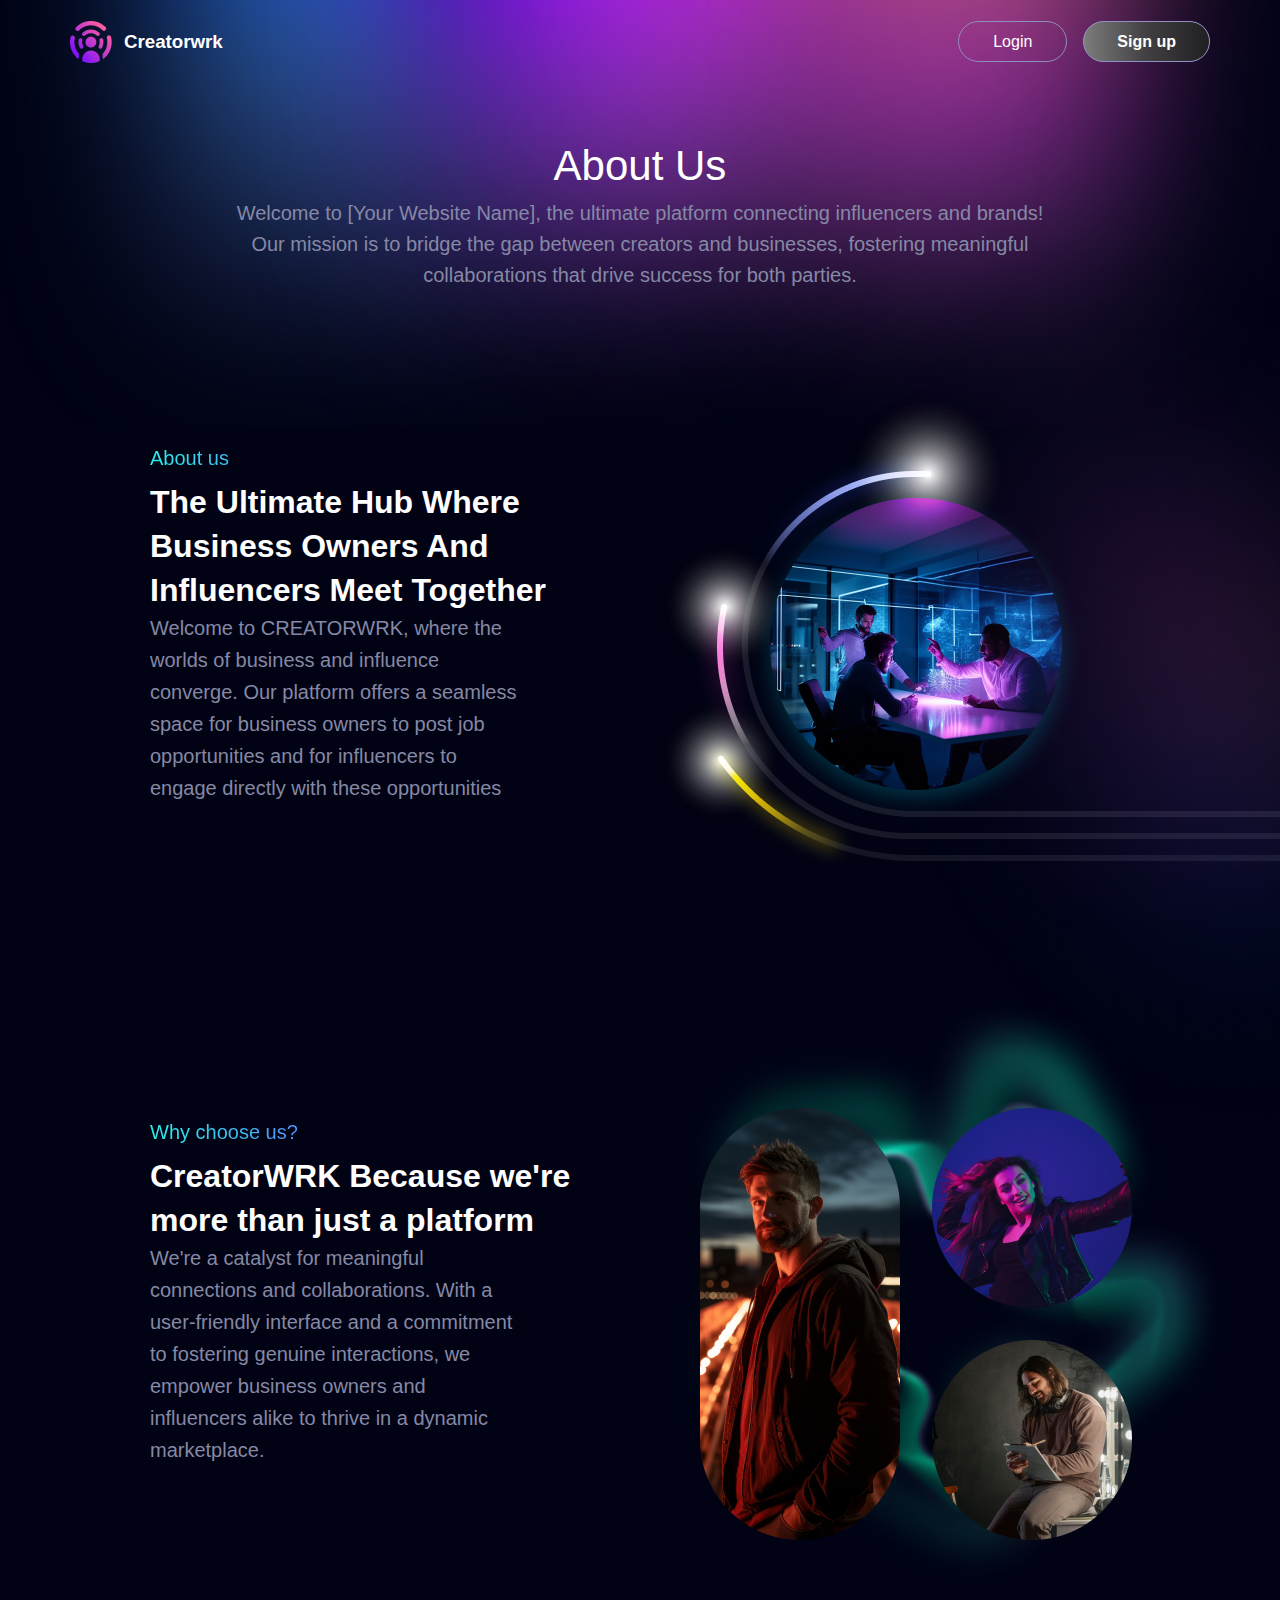
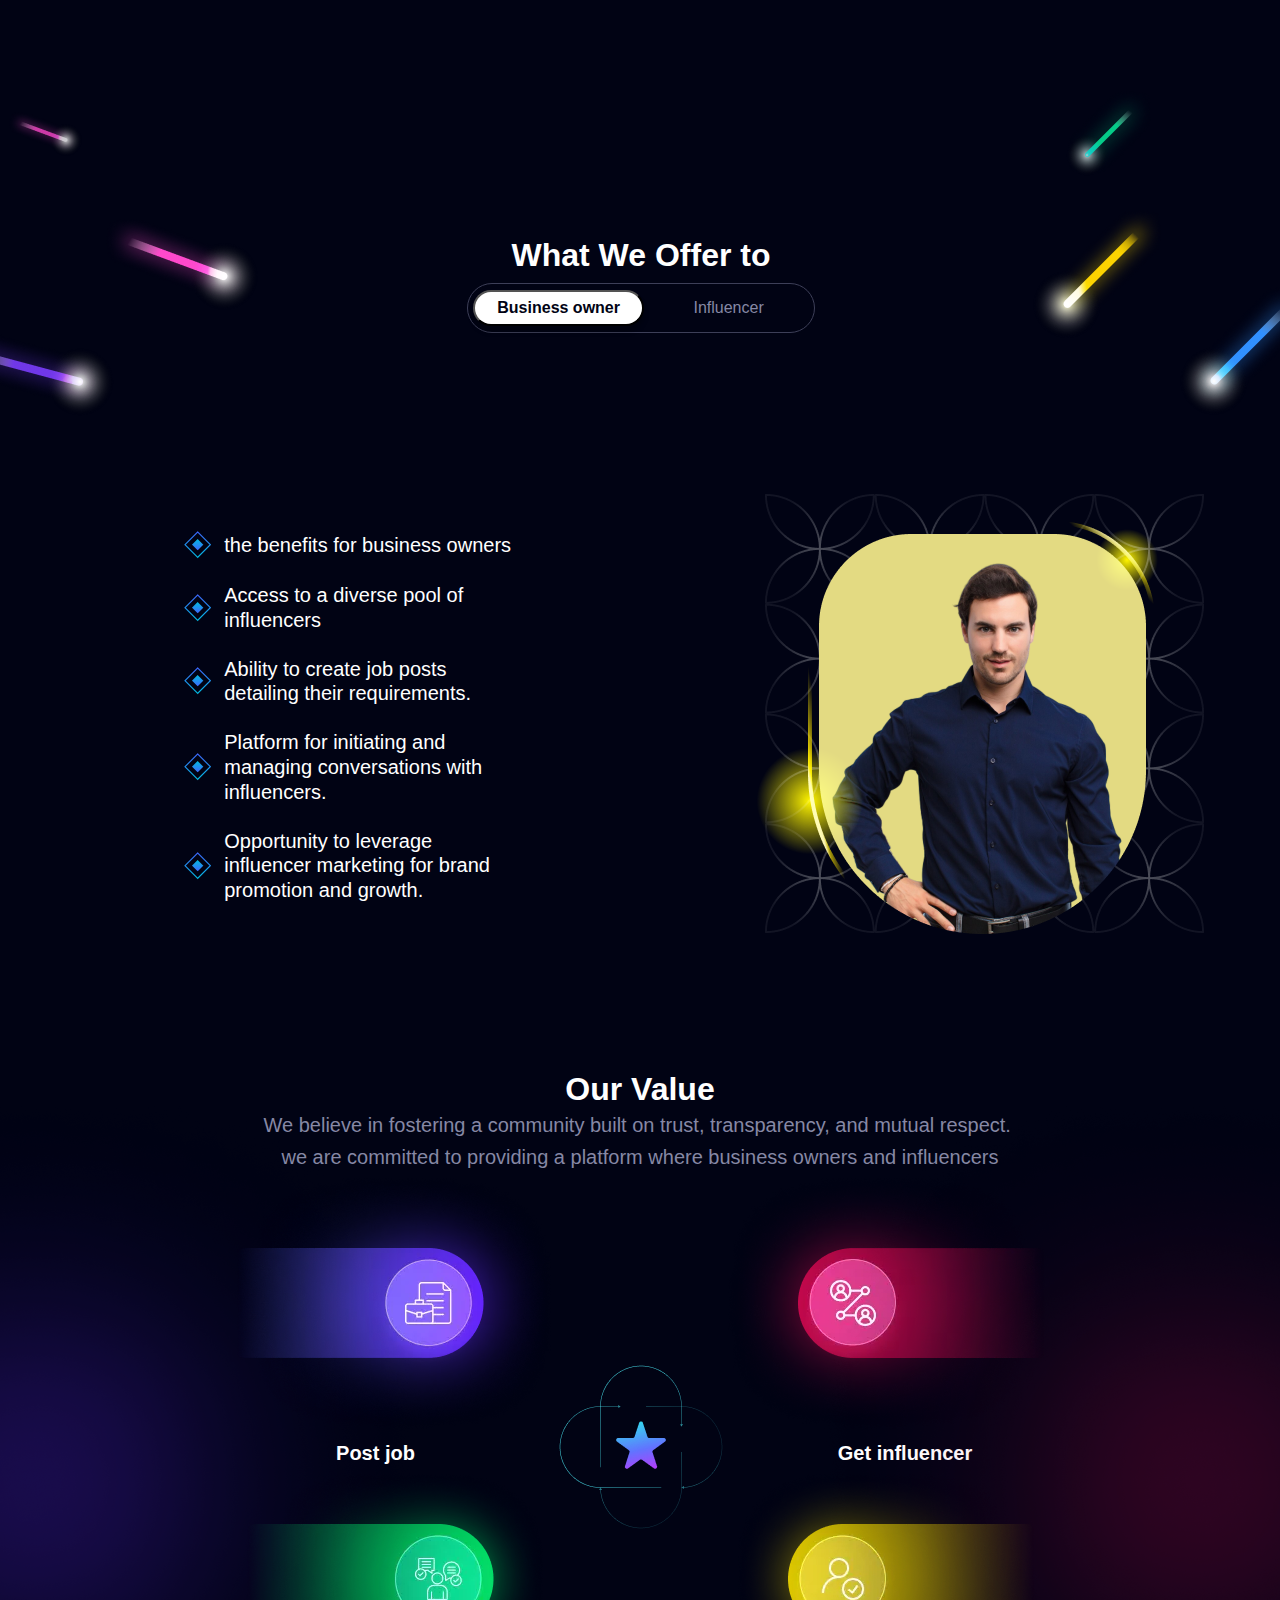
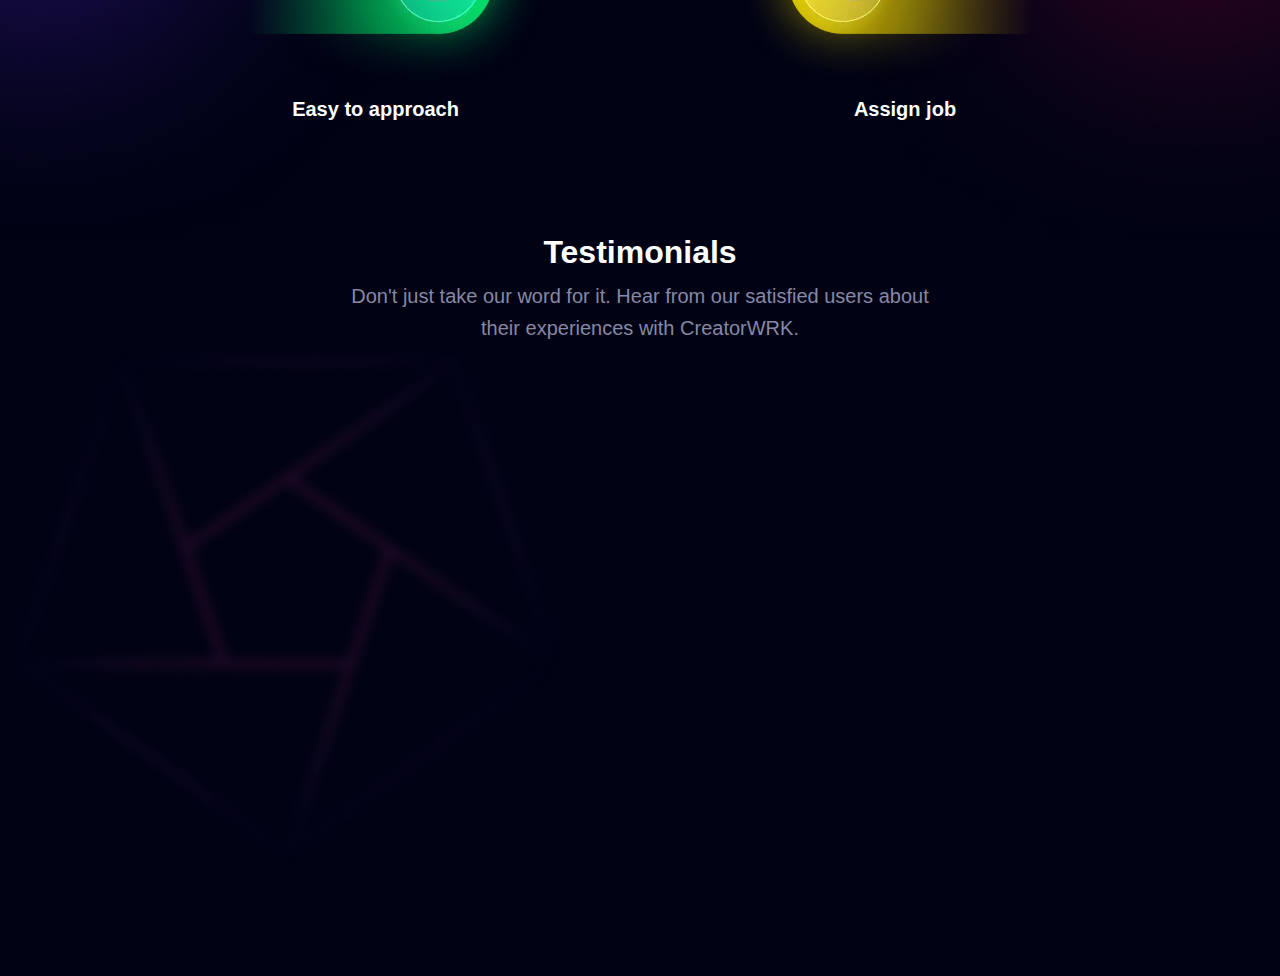
<file: about.html>
<!DOCTYPE html>
<html lang="en">
  <head>
    <meta charset="UTF-8" />
    <meta name="viewport" content="width=device-width, initial-scale=1.0" />
    <title>Creatorwrk/About</title>
    <link rel="stylesheet" href="/css/style.css" />
  </head>
  <body>
    <!-- navbar -->

    <nav id="navbar">
      <div class="container">
        <div class="containers">
          <div class="nav-wrap">
            <div class="nav-cwrk">
              <img
                class="cwrk-img"
                src="/image/nav-symbol.png" 
                alt="cwrk-img"
              />
              <h3 class="nav-heading">Creatorwrk</h3>
            </div>
            <div class="nav-btn-wrap">
              <button class="login-btn">Login</button>
              <button class="sign-up-btn">Sign up</button>
            </div>
            <img class="design-top" src="/image/header_bg_color.cf17348b.svg" />
          </div>
        </div>
      </div>
    </nav>

    <img class="design-right" src="/image/back-glow-right.png" />

    <div class="touch-wrapping">
      <div class="about">
        <h3 class="touch-header">About Us</h3>
        <p class="touch-para">
          Welcome to [Your Website Name], the ultimate platform connecting
          influencers and brands! Our mission is to bridge the gap between
          creators and businesses, fostering meaningful collaborations that
          drive success for both parties.
        </p>
      </div>
    </div>

    <!-- hub section -->

    <section id="hub">
      <div class="container">
        <div class="hub-wrap">
          <div class="hub-details">
            <h2 class="hub-header">About us</h2>
            <h1 class="hub-heading">
              The Ultimate Hub Where Business Owners And Influencers Meet
              Together
            </h1>
            <p class="hub-para">
              Welcome to CREATORWRK, where the worlds of business and influence
              converge. Our platform offers a seamless space for business owners
              to post job opportunities and for influencers to engage directly
              with these opportunities
            </p>
          </div>
          <div class="img-wrap">
            <img class="img-hub" src="/image/about-hub.png" />
          </div>
        </div>
      </div>
    </section>

    <!-- Plateform -->

    <section id="hub">
      <div class="container">
        <div class="hub-wrap">
          <div class="hub-details">
            <h2 class="hub-header">Why choose us?</h2>
            <h1 class="hub-heading">
              CreatorWRK Because we're more than just a platform
            </h1>
            <p class="hub-para">
              We're a catalyst for meaningful connections and collaborations.
              With a user-friendly interface and a commitment to fostering
              genuine interactions, we empower business owners and influencers
              alike to thrive in a dynamic marketplace.
            </p>
          </div>
          <div class="img-wrap">
            <img class="img-hub" src="/image/about-plateform.png" />
          </div>
        </div>
      </div>
    </section>

    <!-- Offer Section -->

    <section id="offer">
      <div class="offer-wrap">
        <div class="offer-img-wrap">
          <img class="offer-img-left" src="/image/offer-design-left.png" />
          <div class="offer-details">
            <h1 class="offer-header">What We Offer to</h1>
            <div class="offer-button-wrap">
              <button class="offer-btn-bo">Business owner</button>
              <button class="offer-btn-in">Influencer</button>
            </div>
          </div>
          <img class="offer-img-right" src="/image/offer-design-right.png" />
        </div>

        <div class="owners-wrap">
          <div class="owners-details">
            <h1 class="offer-bo-header">
              <img class="offer-bo-star" src="/image/offer-star.png" /> the
              benefits for business owners
            </h1>
            <h1 class="offer-bo-header">
              <img class="offer-bo-star" src="/image/offer-star.png" /> Access
              to a diverse pool of influencers
            </h1>
            <h1 class="offer-bo-header">
              <img class="offer-bo-star" src="/image/offer-star.png" /> Ability
              to create job posts detailing their requirements.
            </h1>
            <h1 class="offer-bo-header">
              <img class="offer-bo-star" src="/image/offer-star.png" /> Platform
              for initiating and managing conversations with influencers.
            </h1>
            <h1 class="offer-bo-header">
              <img class="offer-bo-star" src="/image/offer-star.png" />
              Opportunity to leverage influencer marketing for brand promotion
              and growth.
            </h1>
          </div>
          <div class="owners-img-wrap">
            <img class="owner-img" src="/image/about-bo-img.png" />
          </div>
        </div>

        <div class="owners-wrap-in">
          <div class="owners-details">
            <h1 class="offer-bo-header">
              <img class="offer-bo-star" src="/image/offer-star.png" />Access to
              a variety of job posts from different businesses.
            </h1>
            <h1 class="offer-bo-header">
              <img class="offer-bo-star" src="/image/offer-star.png" />
              Opportunity to showcase their skills and expertise.
            </h1>
            <h1 class="offer-bo-header">
              <img class="offer-bo-star" src="/image/offer-star.png" /> Platform
              for engaging with potential clients and building professional
              relationships.
            </h1>
            <h1 class="offer-bo-header">
              <img class="offer-bo-star" src="/image/offer-star.png" /> Chance
              to monetize their influence and expand their reach.
            </h1>
          </div>
          <div class="owners-img-wrap">
            <img class="owner-img" src="/image/offer-in-img.png" />
          </div>
        </div>
      </div>
    </section>

    <!-- Value Section -->

    <section id="value">
      <div class="value-wrap">
        <div class="value">
          <h2 class="value-header">Our Value</h2>
          <p class="value-para">
            We believe in fostering a community built on trust, transparency,
            and mutual respect. we are committed to providing a platform where
            business owners and influencers
          </p>
        </div>
        <img class="about-design-left" src="/image/about-design.png" />
        <img class="about-design-right" src="/image/about-design-right.png" />
        <div class="value-img-contain">
          <div class="value-img-left">
            <div class="blue-img-wrap">
              <img class="blue-img" src="/image/blue_text.webp" />
              <h1 class="value-heading">Post job</h1>
            </div>

            <div class="green-img-wrap">
              <img class="green-img" src="/image/green_icon.webp" />
              <h1 class="value-heading">Easy to approach</h1>
            </div>
          </div>
          <div class="value-img-center">
            <img class="value-center-img" src="/image/about-star.png" />
          </div>
          <div class="value-img-right">
            <div class="red-img-wrap">
              <img class="red-img" src="/image/red_text.webp" />
              <h1 class="value-heading">Get influencer</h1>
            </div>
            <div class="yellow-img-wrap">
              <img class="yellow-img" src="/image/yellow_text.webp" />
              <h1 class="value-heading">Assign job</h1>
            </div>
          </div>
        </div>
      </div>
    </section>

    <!-- Word Section -->

    <section id="word">
      <div class="word-wrap">
        <div class="word">
          <h2 class="word-header">Testimonials</h2>
          <p class="word-para">
            Don't just take our word for it. Hear from our satisfied users about
            their experiences with CreatorWRK.
          </p>
        </div>
    </div>
    <div class="word-user-wrap">
        <div class="word-user-img">
            <img class="word--img" src="/image/Union.png">
        </div>
    </div>
    </section>
  </body>
</html>
</file>
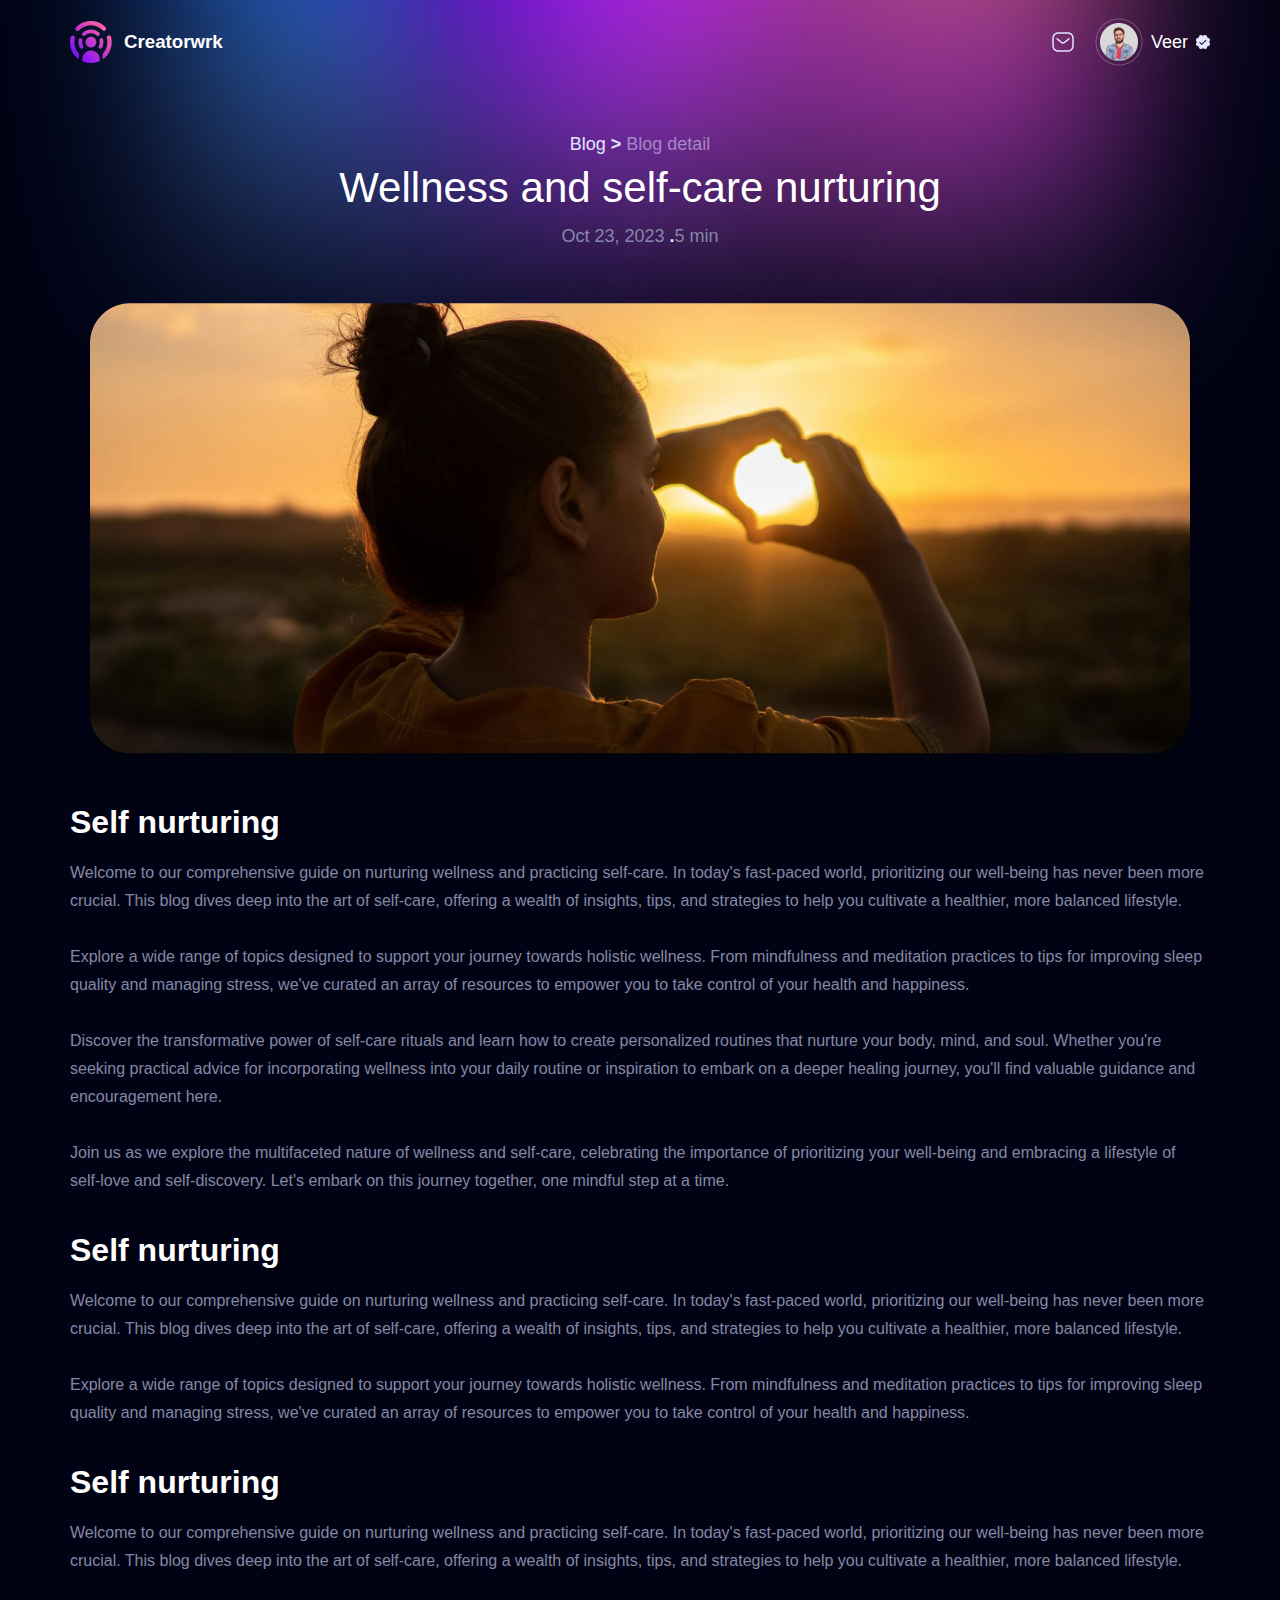
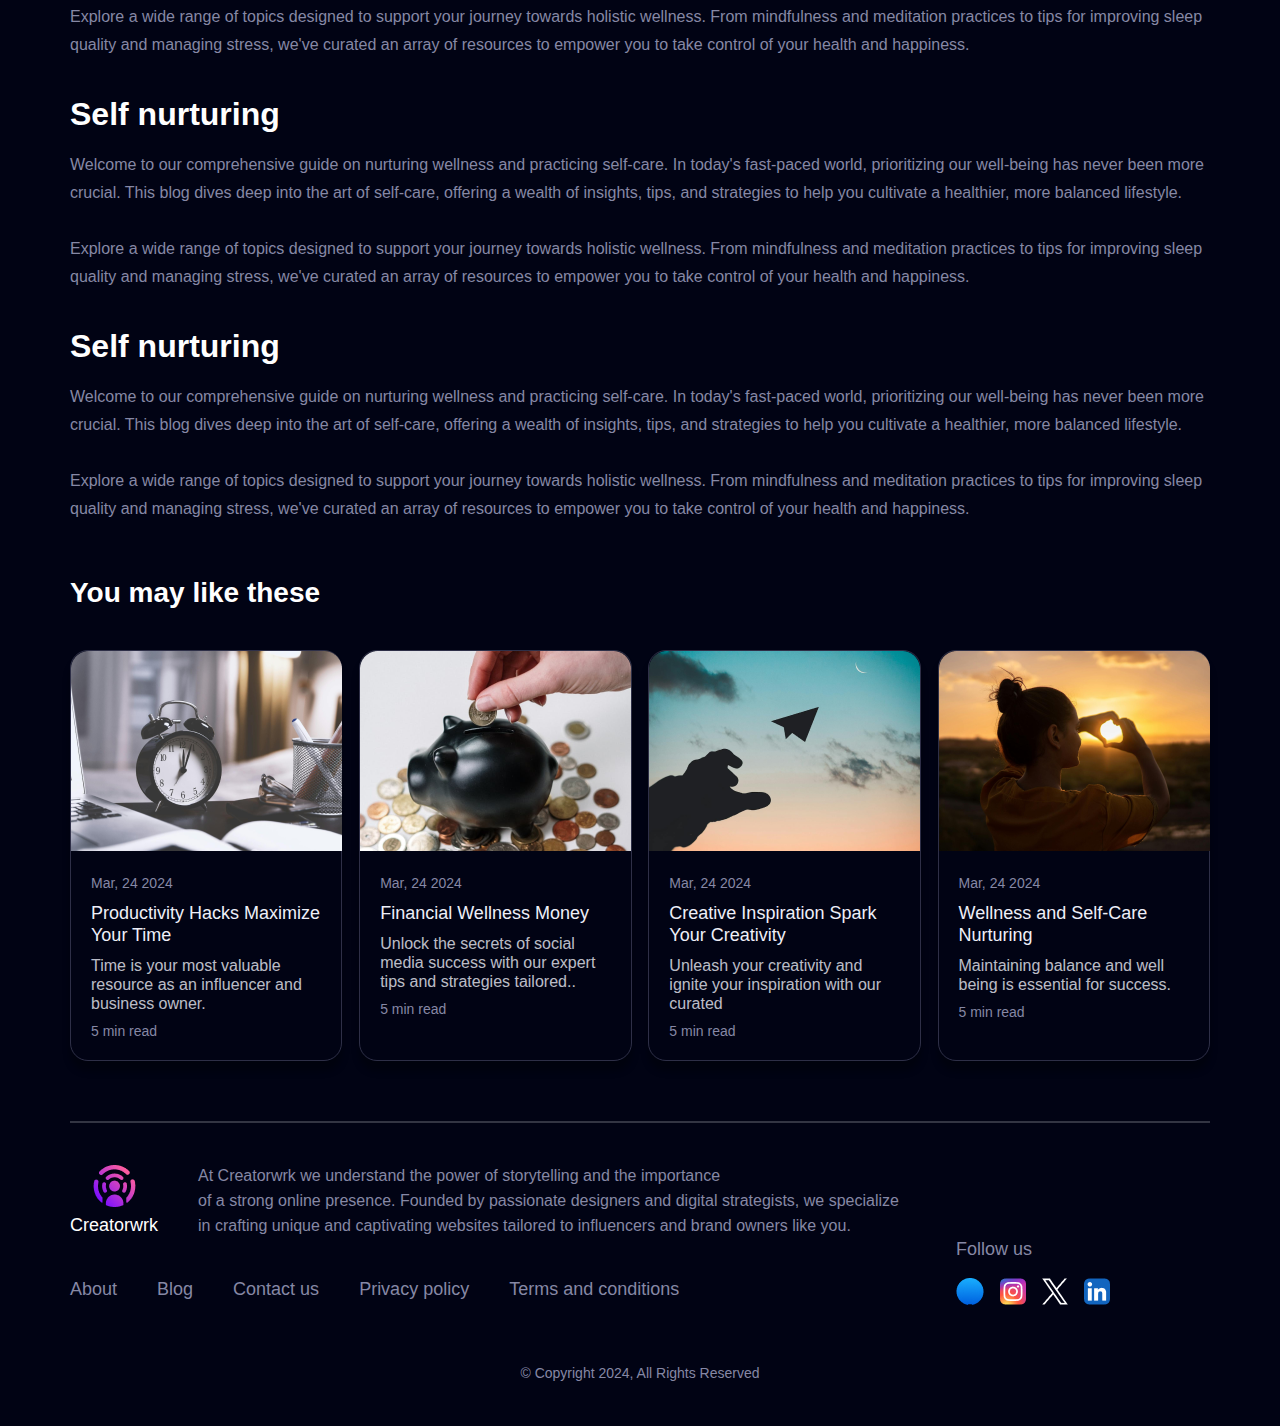
<file: blog-detail.html>
<!DOCTYPE html>
<html lang="en">
  <head>
    <meta charset="UTF-8" />
    <meta name="viewport" content="width=device-width, initial-scale=1.0" />
    <title>Creatorwrk/blog-details</title>
    <link rel="stylesheet" href="/css/style.css" />
  </head>
  <body>
    <!-- navbar -->

    <nav id="navbar">
      <div class="container">
        <div class="containers">
          <div class="nav-wrap">
            <div class="nav-cwrk">
              <img
                class="cwrk-img"
                src="/image/nav-symbol.png"
                alt="cwrk-img"
              />
              <h3 class="nav-heading">Creatorwrk</h3>
            </div>
            <!-- <div class="nav-btn-wrap">
              <button class="login-btn">Login</button>
              <button class="sign-up-btn">Sign up</button>
            </div> -->
            <div class="nav-user-detail-wrap">
                <img class="blog-details-img-wrap" src="/image/Creatorwrk-message/Iconly/Light/Message.png">
                <div class="blog-user">
                    <img class="blog-user-wrap" src="/image/nav-symbol-human.png">
                    <h3 class="blog-img-header">Veer</h3>
                    <img class="blog-right" src="/image/nav-right.png">
                </div>
            </div>
            <img class="design-top" src="/image/header_bg_color.cf17348b.svg" />
          </div>
        </div>
      </div>
    </nav>

    <div class="blog-details">
      <div class="blog-detail-header">
        Blog <strong>></strong> <span class="blog-span">Blog detail</span>
      </div>
      <h1 class="blog-detail-heading">Wellness and self-care nurturing</h1>
      <span class="blog-detail-subheading"
        >Oct 23, 2023 <strong>.</strong>5 min</span
      >
    </div>

    <section id="blog-details">
      <div class="containers">
        <div class="blog-detail-wrap">
          <img class="blog-detail-img" src="/image/blog-detail-img.png" />
        </div>
        <h1 class="blog-details-header-wrap">Self nurturing</h1>
        <br />
        <p class="blog-details-para">
          Welcome to our comprehensive guide on nurturing wellness and
          practicing self-care. In today's fast-paced world, prioritizing our
          well-being has never been more crucial. This blog dives deep into the
          art of self-care, offering a wealth of insights, tips, and strategies
          to help you cultivate a healthier, more balanced lifestyle.<br /><br />
          Explore a wide range of topics designed to support your journey
          towards holistic wellness. From mindfulness and meditation practices
          to tips for improving sleep quality and managing stress, we've curated
          an array of resources to empower you to take control of your health
          and happiness.<br /><br />
          Discover the transformative power of self-care rituals and learn how
          to create personalized routines that nurture your body, mind, and
          soul. Whether you're seeking practical advice for incorporating
          wellness into your daily routine or inspiration to embark on a deeper
          healing journey, you'll find valuable guidance and encouragement
          here.<br /><br />
          Join us as we explore the multifaceted nature of wellness and
          self-care, celebrating the importance of prioritizing your well-being
          and embracing a lifestyle of self-love and self-discovery. Let's
          embark on this journey together, one mindful step at a time.
        </p>
        <br /><br />
        <h1 class="blog-details-header-wrap">Self nurturing</h1>
        <br />
        <p class="blog-details-para">
          Welcome to our comprehensive guide on nurturing wellness and
          practicing self-care. In today's fast-paced world, prioritizing our
          well-being has never been more crucial. This blog dives deep into the
          art of self-care, offering a wealth of insights, tips, and strategies
          to help you cultivate a healthier, more balanced lifestyle.<br /><br />
          Explore a wide range of topics designed to support your journey
          towards holistic wellness. From mindfulness and meditation practices
          to tips for improving sleep quality and managing stress, we've curated
          an array of resources to empower you to take control of your health
          and happiness.
        </p>
        <br /><br />
        <h1 class="blog-details-header-wrap">Self nurturing</h1>
        <br />
        <p class="blog-details-para">
          Welcome to our comprehensive guide on nurturing wellness and
          practicing self-care. In today's fast-paced world, prioritizing our
          well-being has never been more crucial. This blog dives deep into the
          art of self-care, offering a wealth of insights, tips, and strategies
          to help you cultivate a healthier, more balanced lifestyle.<br /><br />
          Explore a wide range of topics designed to support your journey
          towards holistic wellness. From mindfulness and meditation practices
          to tips for improving sleep quality and managing stress, we've curated
          an array of resources to empower you to take control of your health
          and happiness.
        </p>
        <br /><br />
        <h1 class="blog-details-header-wrap">Self nurturing</h1>
        <br />
        <p class="blog-details-para">
          Welcome to our comprehensive guide on nurturing wellness and
          practicing self-care. In today's fast-paced world, prioritizing our
          well-being has never been more crucial. This blog dives deep into the
          art of self-care, offering a wealth of insights, tips, and strategies
          to help you cultivate a healthier, more balanced lifestyle.<br /><br />
          Explore a wide range of topics designed to support your journey
          towards holistic wellness. From mindfulness and meditation practices
          to tips for improving sleep quality and managing stress, we've curated
          an array of resources to empower you to take control of your health
          and happiness.
        </p>
        <br /><br />
        <h1 class="blog-details-header-wrap">Self nurturing</h1>
        <br />
        <p class="blog-details-para">
          Welcome to our comprehensive guide on nurturing wellness and
          practicing self-care. In today's fast-paced world, prioritizing our
          well-being has never been more crucial. This blog dives deep into the
          art of self-care, offering a wealth of insights, tips, and strategies
          to help you cultivate a healthier, more balanced lifestyle.<br /><br />
          Explore a wide range of topics designed to support your journey
          towards holistic wellness. From mindfulness and meditation practices
          to tips for improving sleep quality and managing stress, we've curated
          an array of resources to empower you to take control of your health
          and happiness.
        </p>
        <br /><br /><br />
      </div>
    </section>

    <section class="blog-cards-details">
      <div class="containers">
        <h1 class="blog-details-cards-heading">You may like these</h1>
        <div class="blog-cards">
          <div class="blog-wrap">
            <div class="blog-img-wrap">
              <img class="blog-img" src="/image/blog-5.png" />
            </div>
            <div class="blog-contain">
              <span class="blog-heading"> Mar, 24 2024 </span>
              <h3 class="blog-header">Productivity Hacks Maximize Your Time</h3>
              <p class="blog-para">
                Time is your most valuable resource as an influencer and
                business owner.
              </p>
              <span class="blog-heading"> 5 min read </span>
            </div>
          </div>
          <div class="blog-wrap">
            <div class="blog-img-wrap">
              <img class="blog-img" src="/image/blog-6.png" />
            </div>
            <div class="blog-contain">
              <span class="blog-heading"> Mar, 24 2024 </span>
              <h3 class="blog-header">Financial Wellness Money</h3>
              <p class="blog-para">
                Unlock the secrets of social media success with our expert tips
                and strategies tailored..
              </p>
              <span class="blog-heading"> 5 min read </span>
            </div>
          </div>
          <div class="blog-wrap">
            <div class="blog-img-wrap">
              <img class="blog-img" src="/image/blog-7.png" />
            </div>
            <div class="blog-contain">
              <span class="blog-heading"> Mar, 24 2024 </span>
              <h3 class="blog-header">
                Creative Inspiration Spark Your Creativity
              </h3>
              <p class="blog-para">
                Unleash your creativity and ignite your inspiration with our
                curated
              </p>
              <span class="blog-heading"> 5 min read </span>
            </div>
          </div>
          <div class="blog-wrap">
            <div class="blog-img-wrap">
              <img class="blog-img" src="/image/blog-8.png" />
            </div>
            <div class="blog-contain">
              <span class="blog-heading"> Mar, 24 2024 </span>
              <h3 class="blog-header">Wellness and Self-Care Nurturing</h3>
              <p class="blog-para">
                Maintaining balance and well being is essential for success.
              </p>
              <span class="blog-heading"> 5 min read </span>
            </div>
          </div>
        </div>
      </div>
    </section>

    <div class="containers">
      <div class="footer-line"></div>
    </div>

    <!-- Footer -->

    <footer id="footer">
      <div class="containers">
        <div class="footer-cwrk">
          <div class="footer-img-wrap">
            <img
              class="footer-img"
              src="/image/footer-symbol.png"
              alt="footer-img"
            />
            <h4 class="footer-header">Creatorwrk</h4>
          </div>
          <span class="footer-para"
            >At Creatorwrk we understand the power of storytelling and the
            importance <br />
            of a strong online presence. Founded by passionate designers and
            digital strategists, we specialize <br />
            in crafting unique and captivating websites tailored to influencers
            and brand owners like you.</span
          >
        </div>
        <div class="footer-icon">
          <h3 class="footer-heading">Follow us</h3>
          <div class="social-media">
            <img src="/image/sm-1.png" alt="img" />
            <img src="/image/sm-2.png" alt="img" />
            <img src="/image/sm-3.png" alt="img" />
            <img src="/image/sm-4.png" alt="img" />
          </div>
        </div>
        <div class="footer-list">
          <ul class="footer-list-wrap">
            <li class="footer-listing">
              <a class="footer-a" href="/contact.html">About</a>
            </li>
            <li class="footer-listing">
              <a class="footer-a" href="/blog.html">Blog</a>
            </li>
            <li class="footer-listing">
              <a class="footer-a" href="/contact.html">Contact us</a>
            </li>
            <li class="footer-listing">
              <a class="footer-a" href="/contact.html">Privacy policy</a>
            </li>
            <li class="footer-listing">
              <a class="footer-a" href="/contact.html">Terms and conditions</a>
            </li>
          </ul>
          <!-- <img class="design-bottom" src="/image/back-glow-bottom.png" alt="bottom">
            <img class="design-bottom-right" src="/image/back-glow-right-bottom.png" alt="bottom"> -->
        </div>
        <h2 class="footer-subheading">© Copyright 2024, All Rights Reserved</h2>
      </div>
    </footer>
  </body>
</html>
</file>
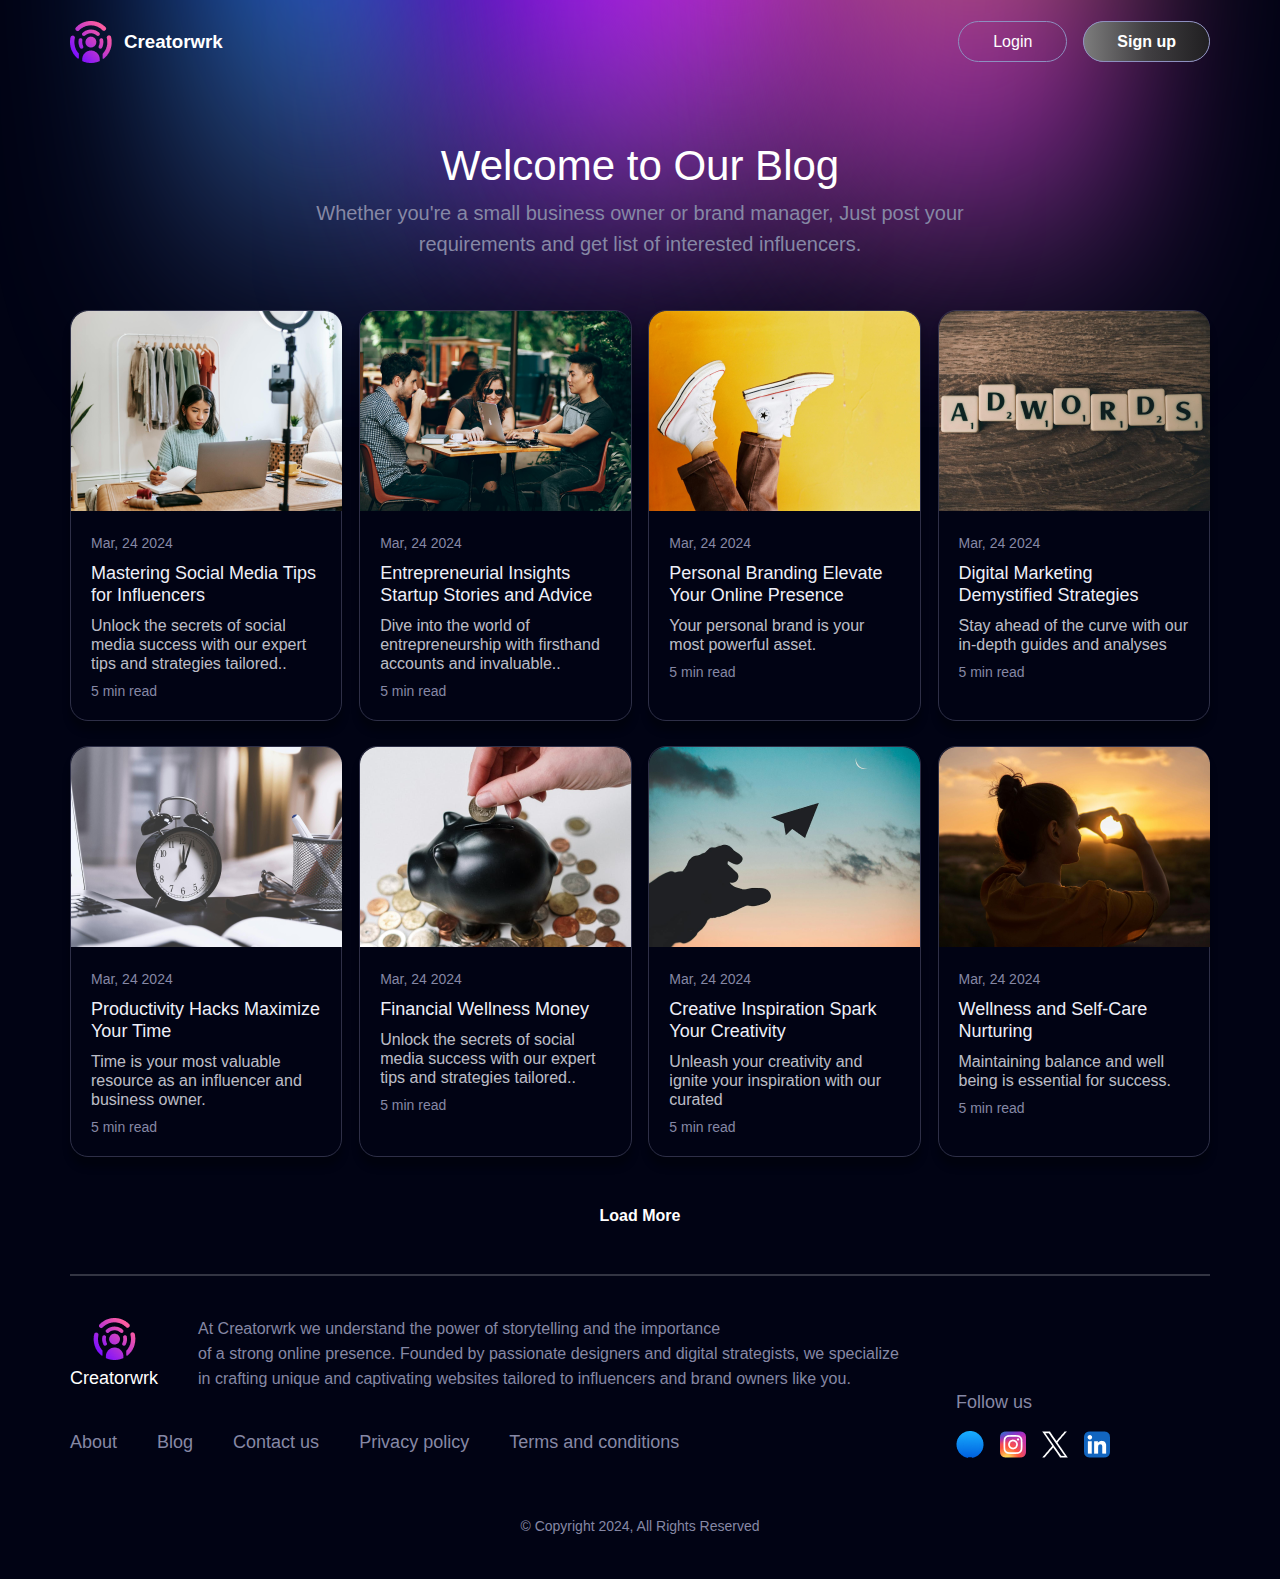
<file: blog.html>
<!DOCTYPE html>
<html lang="en">
  <head>
    <meta charset="UTF-8" />
    <meta name="viewport" content="width=device-width, initial-scale=1.0" />
    <title>Creatorwrk/Blog</title>
    <link rel="stylesheet" href="/css/style.css" />
  </head>
  <body>
    <nav id="navbar">
      <div class="container">
        <div class="containers">
          <div class="nav-wrap">
            <div class="nav-cwrk">
              <img
                class="cwrk-img"
                src="/image/nav-symbol.png"
                alt="cwrk-img"
              />
              <h3 class="nav-heading">Creatorwrk</h3>
            </div>
            <div class="nav-btn-wrap">
              <button class="login-btn">Login</button>
              <button class="sign-up-btn">Sign up</button>
            </div>
            <img class="design-top" src="/image/header_bg_color.cf17348b.svg" />
          </div>
        </div>
      </div>
    </nav>

    <div class="blog-wrapping">
      <div class="blog">
        <h3 class="touch-header">Welcome to Our Blog</h3>
        <p class="touch-para">
          Whether you're a small business owner or brand manager, Just post your
          requirements and get list of interested influencers.
        </p>
      </div>
    </div>

    <!-- Blog Section -->

    <section id="blog">
      <div class="containers">
        <div class="blog-cards">
          <div class="blog-wrap">
            <div class="blog-img-wrap">
              <img class="blog-img" src="/image/blog-1.png" />
            </div>
            <div class="blog-contain">
              <span class="blog-heading"> Mar, 24 2024 </span>
              <h3 class="blog-header">
                Mastering Social Media Tips for Influencers
              </h3>
              <p class="blog-para">
                Unlock the secrets of social media success with our expert tips
                and strategies tailored..
              </p>
              <span class="blog-heading"> 5 min read </span>
            </div>
          </div>
          <div class="blog-wrap">
            <div class="blog-img-wrap">
              <img class="blog-img" src="/image/blog-2.png" />
            </div>
            <div class="blog-contain">
              <span class="blog-heading"> Mar, 24 2024 </span>
              <h3 class="blog-header">
                Entrepreneurial Insights Startup Stories and Advice
              </h3>
              <p class="blog-para">
                Dive into the world of entrepreneurship with firsthand accounts
                and invaluable..
              </p>
              <span class="blog-heading"> 5 min read </span>
            </div>
          </div>
          <div class="blog-wrap">
            <div class="blog-img-wrap">
              <img class="blog-img" src="/image/blog-3.png" />
            </div>
            <div class="blog-contain">
              <span class="blog-heading"> Mar, 24 2024 </span>
              <h3 class="blog-header">
                Personal Branding Elevate Your Online Presence
              </h3>
              <p class="blog-para">
                Your personal brand is your most powerful asset.
              </p>
              <span class="blog-heading"> 5 min read </span>
            </div>
          </div>
          <div class="blog-wrap">
            <div class="blog-img-wrap">
              <img class="blog-img" src="/image/blog-4.png" />
            </div>
            <div class="blog-contain">
              <span class="blog-heading"> Mar, 24 2024 </span>
              <h3 class="blog-header">
                Digital Marketing Demystified Strategies
              </h3>
              <p class="blog-para">
                Stay ahead of the curve with our in-depth guides and analyses
              </p>
              <span class="blog-heading"> 5 min read </span>
            </div>
          </div>
        </div>
        <div class="blog-cards">
          <div class="blog-wrap">
            <div class="blog-img-wrap">
              <img class="blog-img" src="/image/blog-5.png" />
            </div>
            <div class="blog-contain">
              <span class="blog-heading"> Mar, 24 2024 </span>
              <h3 class="blog-header">Productivity Hacks Maximize Your Time</h3>
              <p class="blog-para">
                Time is your most valuable resource as an influencer and
                business owner.
              </p>
              <span class="blog-heading"> 5 min read </span>
            </div>
          </div>
          <div class="blog-wrap">
            <div class="blog-img-wrap">
              <img class="blog-img" src="/image/blog-6.png" />
            </div>
            <div class="blog-contain">
              <span class="blog-heading"> Mar, 24 2024 </span>
              <h3 class="blog-header">Financial Wellness Money</h3>
              <p class="blog-para">
                Unlock the secrets of social media success with our expert tips
                and strategies tailored..
              </p>
              <span class="blog-heading"> 5 min read </span>
            </div>
          </div>
          <div class="blog-wrap">
            <div class="blog-img-wrap">
              <img class="blog-img" src="/image/blog-7.png" />
            </div>
            <div class="blog-contain">
              <span class="blog-heading"> Mar, 24 2024 </span>
              <h3 class="blog-header">
                Creative Inspiration Spark Your Creativity
              </h3>
              <p class="blog-para">
                Unleash your creativity and ignite your inspiration with our
                curated
              </p>
              <span class="blog-heading"> 5 min read </span>
            </div>
          </div>
          <div class="blog-wrap">
            <div class="blog-img-wrap">
              <img class="blog-img" src="/image/blog-8.png" />
            </div>
            <div class="blog-contain">
              <span class="blog-heading"> Mar, 24 2024 </span>
              <h3 class="blog-header">Wellness and Self-Care Nurturing</h3>
              <p class="blog-para">
                Maintaining balance and well being is essential for success.
              </p>
              <span class="blog-heading"> 5 min read </span>
            </div>
          </div>
        </div>
        <span class="blog-more">Load More</span>
      </div>
    </section>

    <div class="containers">
      <div class="footer-line"></div>
    </div>

    <footer id="footer">
      <div class="containers">
        <div class="footer-cwrk">
          <div class="footer-img-wrap">
            <img
              class="footer-img"
              src="/image/footer-symbol.png"
              alt="footer-img"
            />
            <h4 class="footer-header">Creatorwrk</h4>
          </div>
          <span class="footer-para"
            >At Creatorwrk we understand the power of storytelling and the
            importance <br />
            of a strong online presence. Founded by passionate designers and
            digital strategists, we specialize <br />
            in crafting unique and captivating websites tailored to influencers
            and brand owners like you.</span
          >
        </div>
        <div class="footer-icon">
          <h3 class="footer-heading">Follow us</h3>
          <div class="social-media">
            <img src="/image/sm-1.png" alt="img" />
            <img src="/image/sm-2.png" alt="img" />
            <img src="/image/sm-3.png" alt="img" />
            <img src="/image/sm-4.png" alt="img" />
          </div>
        </div>
        <div class="footer-list">
          <ul class="footer-list-wrap">
            <li class="footer-listing">About</li>
            <li class="footer-listing">Blog</li>
            <li class="footer-listing">Contact us</li>
            <li class="footer-listing">Privacy policy</li>
            <li class="footer-listing">Terms and conditions</li>
          </ul>
          <!-- <img class="design-bottom" src="/image/back-glow-bottom.png" alt="bottom">
                <img class="design-bottom-right" src="/image/back-glow-right-bottom.png" alt="bottom"> -->
        </div>
        <h2 class="footer-subheading">© Copyright 2024, All Rights Reserved</h2>
      </div>
    </footer>
  </body>
</html>
</file>
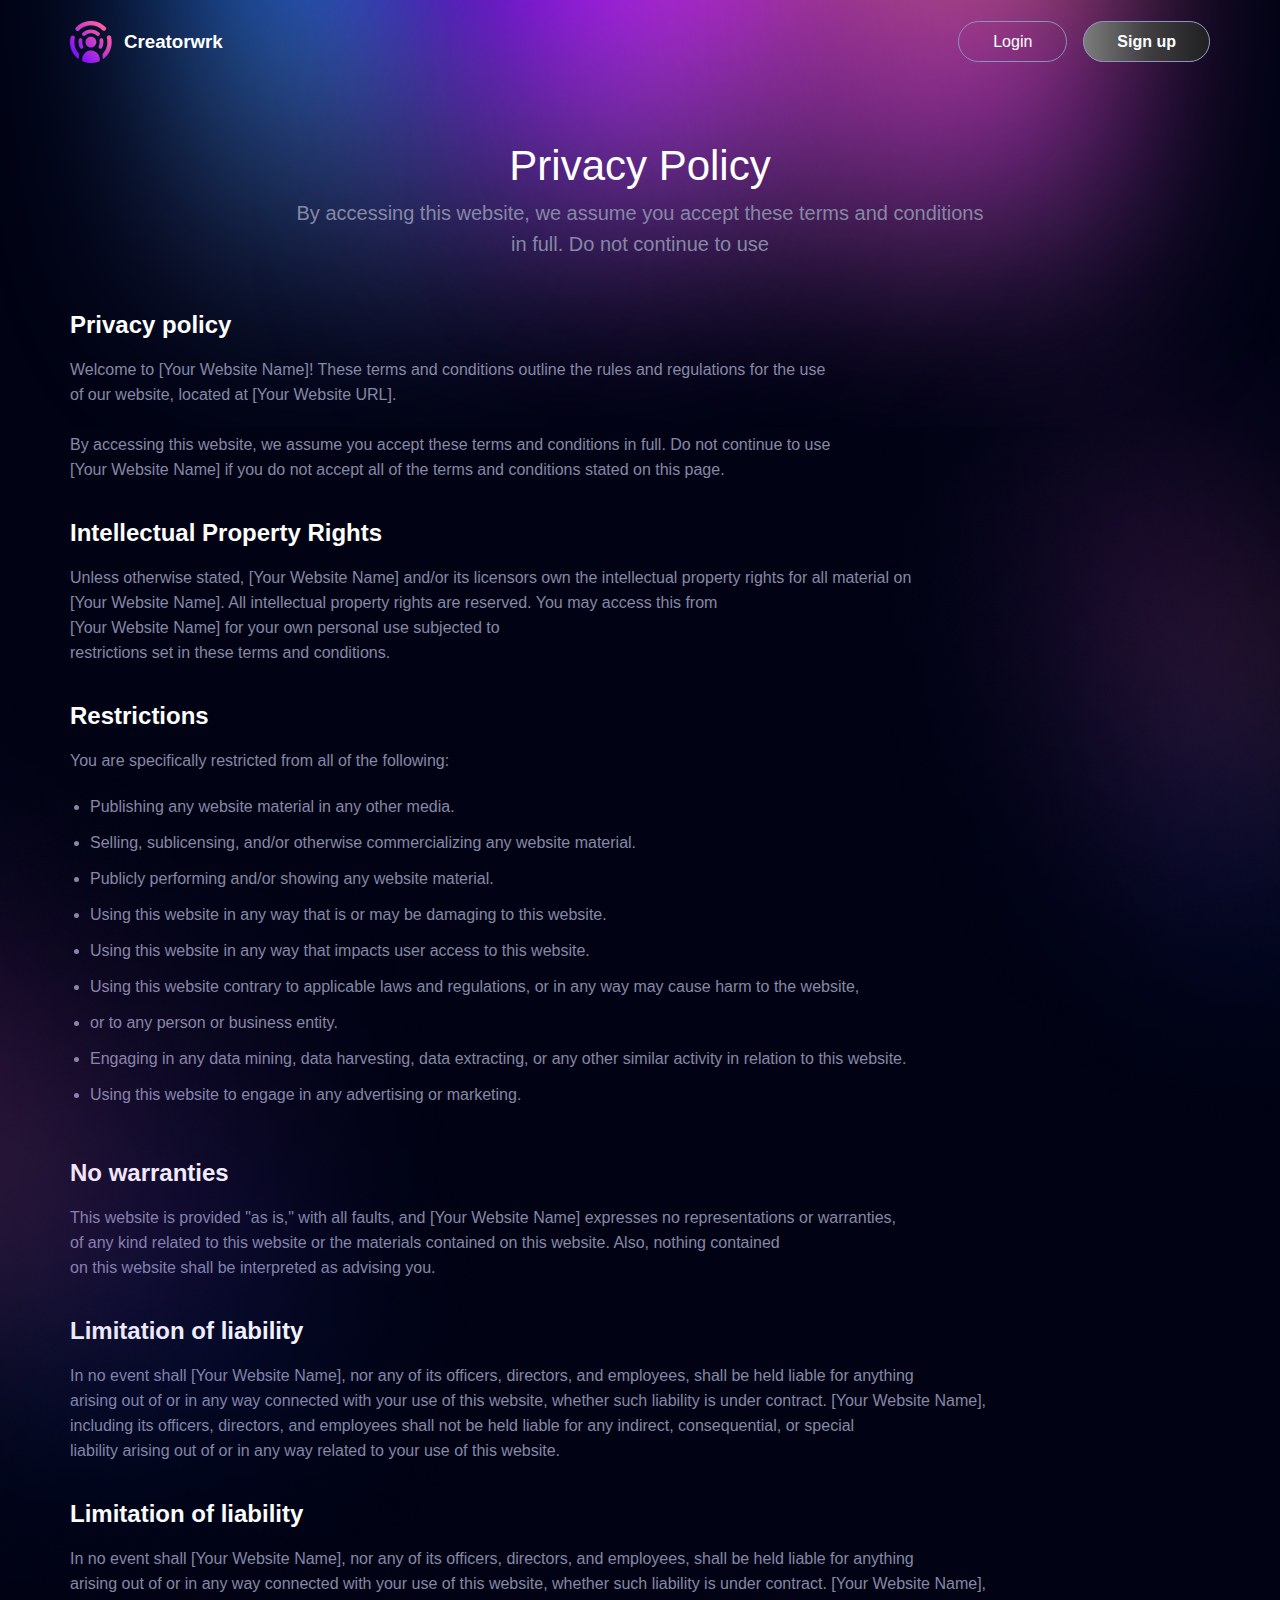
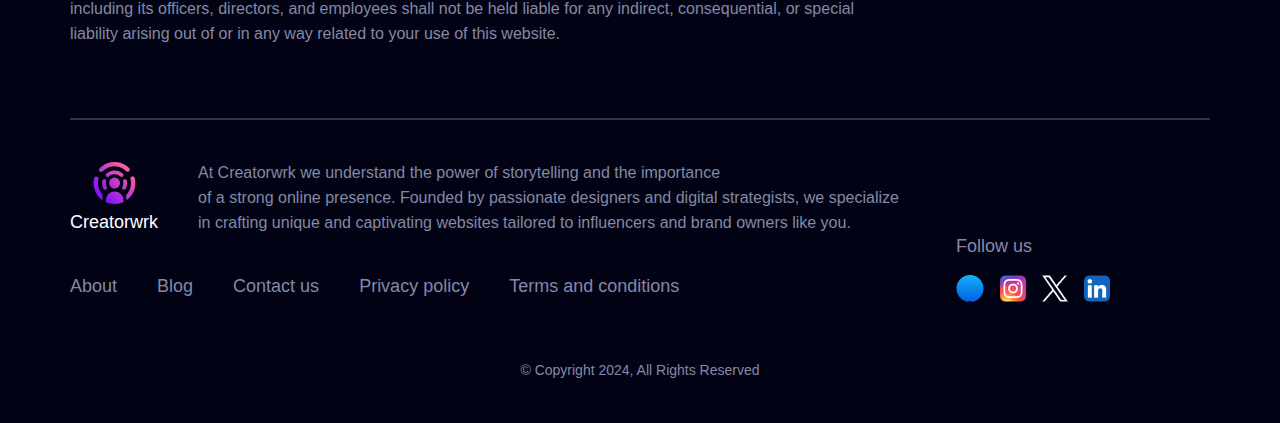
<file: privacy-policy.html>
<!DOCTYPE html>
<html lang="en">
<head>
    <meta charset="UTF-8">
    <meta name="viewport" content="width=device-width, initial-scale=1.0">
    <title>Creatorwrk/Privacy policy</title>
    <link rel="stylesheet" href="/css/style.css" />
</head>
<body>
    
    <!-- navbar -->

    <nav id="navbar">
        <div class="container">
          <div class="containers">  
            <div class="nav-wrap">
              <div class="nav-cwrk">
                <img
                  class="cwrk-img"
                  src="/image/nav-symbol.png"
                  alt="cwrk-img"
                />
                <h3 class="nav-heading">Creatorwrk</h3>
              </div>
              <div class="nav-btn-wrap">
                <button class="login-btn">Login</button>
                <button class="sign-up-btn">Sign up</button>
              </div>
              <img class="design-top" src="/image/header_bg_color.cf17348b.svg">
            </div>
          </div>
        </div>
      </nav>

      
      <img class="design-right" src="/image/back-glow-right.png">

      <div class="touch-wrapping">
        <div class="terms">
            <h3 class="touch-header">Privacy Policy</h3>
            <p class="touch-para">By accessing this website, we assume you accept these terms and conditions
                in full. Do not continue to use</p>
        </div>
  </div>

  <section id="terms-condition">
    <div class="containers">
        <h1 class="terms-header">Privacy policy</h1>
        <br />
        <p class="terms-para">
            Welcome to [Your Website Name]! These terms and conditions outline the rules and regulations for the use<br>
            of our website, located at [Your Website URL].<br><br>By accessing this website, we assume you accept these terms and conditions in full. Do not continue to use<br>
            [Your Website Name] if you do not accept all of the terms and conditions stated on this page.
        </p>
        <br /><br />
        <img class="design-left" src="/image/back-glow-left.png">
        <h1 class="terms-header">Intellectual Property Rights</h1>
        <br />
        <p class="terms-para">
            Unless otherwise stated, [Your Website Name] and/or its licensors own the intellectual property rights for all material on<br>
[Your Website Name]. All intellectual property rights are reserved. You may access this from<br>
[Your Website Name] for your own personal use subjected to<br>
restrictions set in these terms and conditions.<br>
        </p>
        <br /><br />
        <h1 class="terms-header">Restrictions</h1>
        <br />
        <p class="terms-para">
            You are specifically restricted from all of the following:<br><br>
            <ul class="terms-listing ">
                <li class="terms-list">Publishing any website material in any other media.</li><br>
                <li class="terms-list">Selling, sublicensing, and/or otherwise commercializing any website material.</li> <br>
                <li class="terms-list">Publicly performing and/or showing any website material.</li><br>
                <li class="terms-list">Using this website in any way that is or may be damaging to this website.</li><br>
                <li class="terms-list">Using this website in any way that impacts user access to this website.</li><br>
                <li class="terms-list">Using this website contrary to applicable laws and regulations, or in any way may cause harm to the website,</li><br>
                <li class="terms-list">or to any person or business entity.</li><br>
                <li class="terms-list">Engaging in any data mining, data harvesting, data extracting, or any other similar activity in relation to this website.</li><br>
                <li class="terms-list">Using this website to engage in any advertising or marketing.</li><br>
        </ul>
        </p>
        <br /><br />
        
        <h1 class="terms-header">No warranties</h1>
        <br />
        <p class="terms-para">
            This website is provided "as is," with all faults, and [Your Website Name] expresses no representations or warranties,<br>
            of any kind related to this website or the materials contained on this website. Also, nothing contained<br>
            on this website shall be interpreted as advising you.<br>
        </p>
        <br /><br />
        <h1 class="terms-header">Limitation of liability</h1>
        <br />
        <p class="terms-para">
            In no event shall [Your Website Name], nor any of its officers, directors, and employees, shall be held liable for anything<br>
arising out of or in any way connected with your use of this website, whether such liability is under contract. [Your Website Name],<br>
including its officers, directors, and employees shall not be held liable for any indirect, consequential, or special<br>
liability arising out of or in any way related to your use of this website.<br>
        </p>
        <br /><br />
        <h1 class="terms-header">Limitation of liability</h1>
        <br />
        <p class="terms-para">
            In no event shall [Your Website Name], nor any of its officers, directors, and employees, shall be held liable for anything<br>
            arising out of or in any way connected with your use of this website, whether such liability is under contract. [Your Website Name],<br>
            including its officers, directors, and employees shall not be held liable for any indirect, consequential, or special<br>
            liability arising out of or in any way related to your use of this website.<br>
        </p>
        <br /><br />    <br><br>
    </div>
  </section>




      <div class="containers">
        <div class="footer-line"></div>
      </div>
    
      <!-- Footer -->
    
      <footer id="footer">
        <div class="containers">
          <div class="footer-cwrk">
            <div class="footer-img-wrap">
              <img class="footer-img" src="/image/footer-symbol.png" alt="footer-img">
              <h4 class="footer-header">Creatorwrk</h4>
            </div>
            <span class="footer-para">At Creatorwrk we understand the power of storytelling and the importance <br>
              of a strong online presence. Founded by passionate designers and digital strategists, we specialize <br>
              in crafting unique and captivating websites tailored to influencers and brand owners like you.</span>
          </div>
          <div class="footer-icon">
            <h3 class="footer-heading">Follow us</h3>
            <div class="social-media">
              <img src="/image/sm-1.png" alt="img">
              <img src="/image/sm-2.png" alt="img">
              <img src="/image/sm-3.png" alt="img">
              <img src="/image/sm-4.png" alt="img">
            </div>
          </div>
          <div class="footer-list">
            <ul class="footer-list-wrap">
              <li class="footer-listing"><a class="footer-a" href="/contact.html">About</a></li>
              <li class="footer-listing"><a class="footer-a" href="/blog.html">Blog</a></li>
              <li class="footer-listing"><a class="footer-a" href="/contact.html">Contact us</a></li>
              <li class="footer-listing"><a class="footer-a" href="/contact.html">Privacy policy</a></li>
              <li class="footer-listing"><a class="footer-a" href="/contact.html">Terms and conditions</a></li>
            </ul>
            <!-- <img class="design-bottom" src="/image/back-glow-bottom.png" alt="bottom">
            <img class="design-bottom-right" src="/image/back-glow-right-bottom.png" alt="bottom"> -->
          </div>
          <h2 class="footer-subheading">© Copyright 2024, All Rights Reserved</h2>
        </div>  
      </footer>
</body>
</html>
</file>
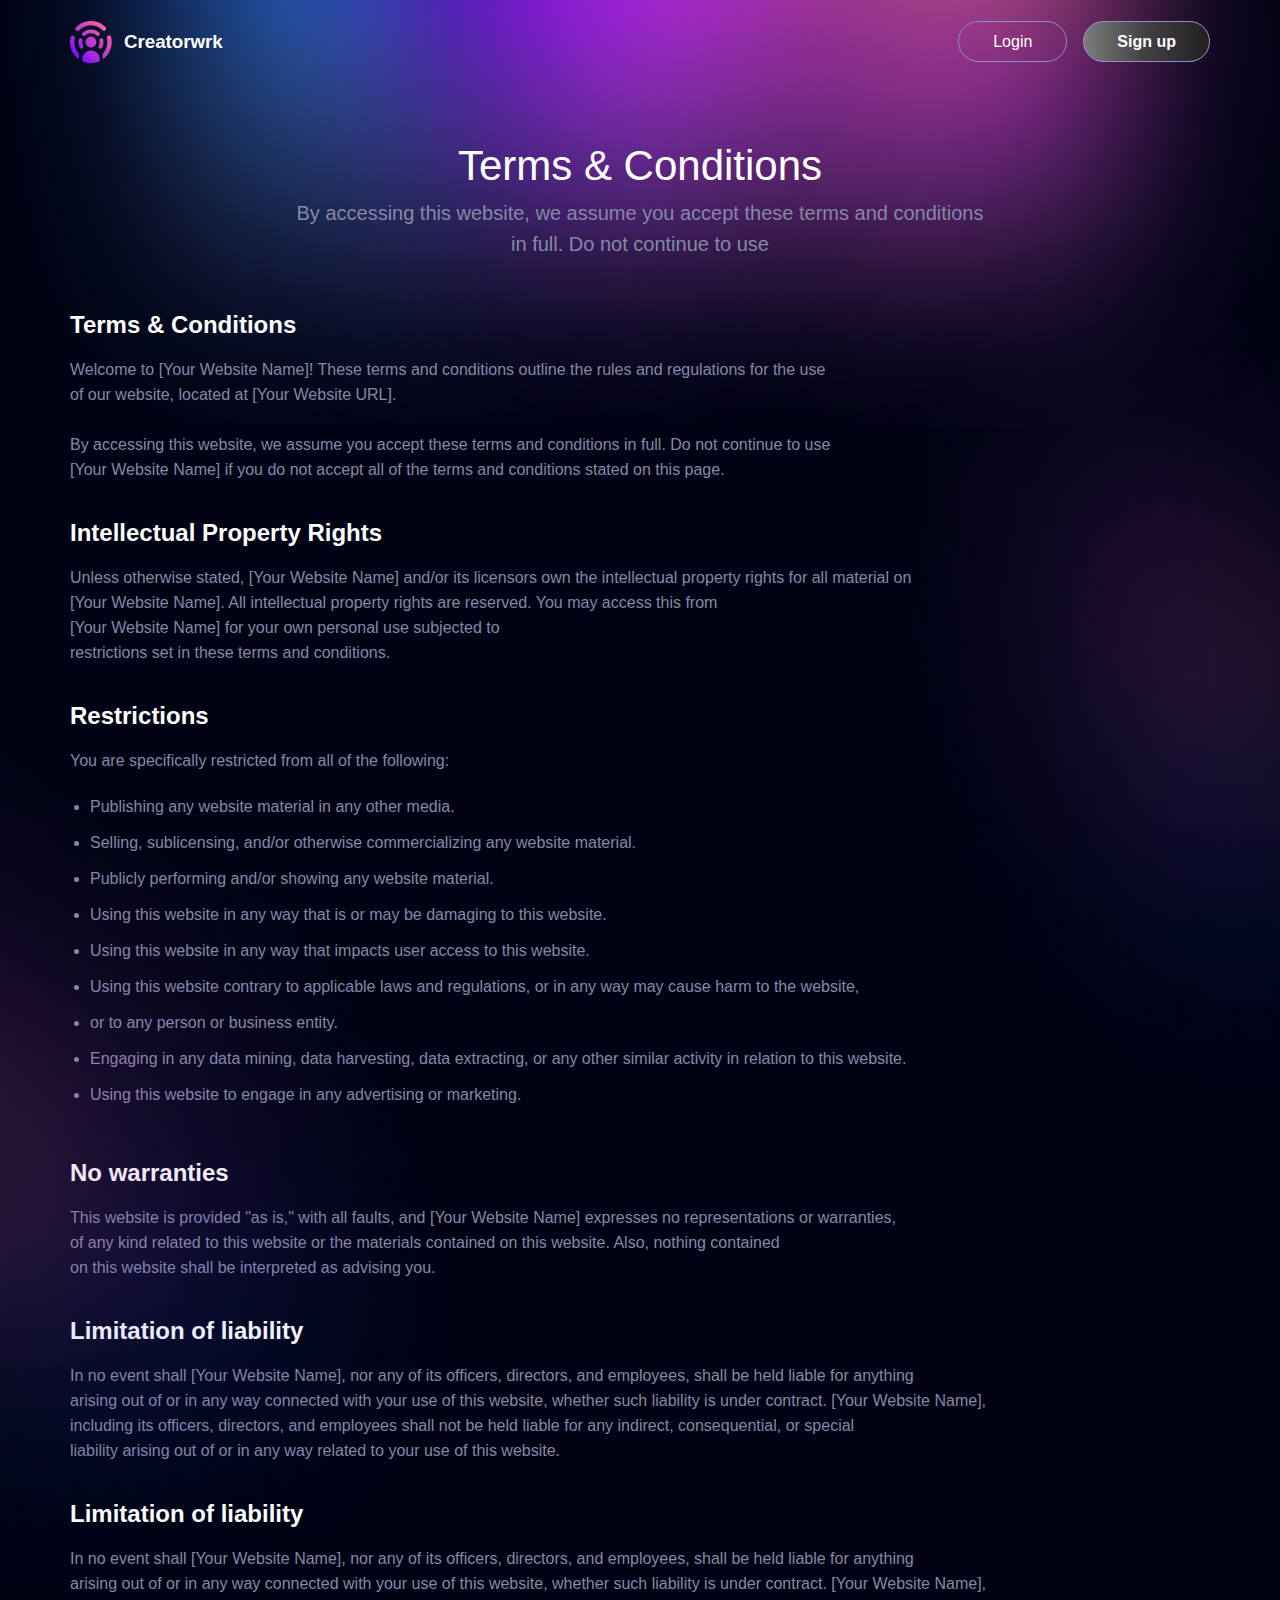
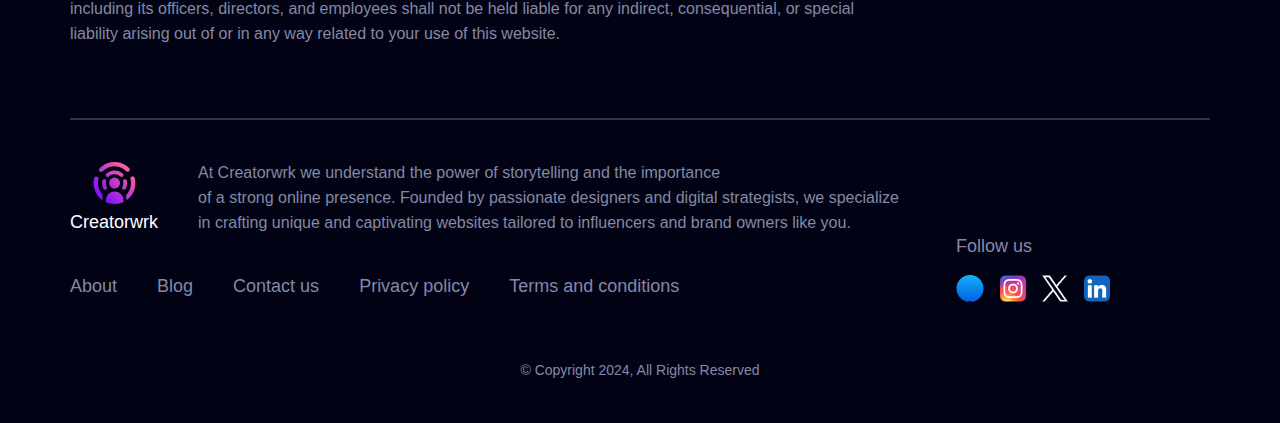
<file: terms-condition.html>
<!DOCTYPE html>
<html lang="en">
<head>
    <meta charset="UTF-8">
    <meta name="viewport" content="width=device-width, initial-scale=1.0">
    <title>Creatorwrk/Terms & Conditions</title>
    <link rel="stylesheet" href="/css/style.css" />
</head>
<body>
    
    <!-- navbar -->

    <nav id="navbar">
        <div class="container">
          <div class="containers">  
            <div class="nav-wrap">
              <div class="nav-cwrk">
                <img
                  class="cwrk-img"
                  src="/image/nav-symbol.png"
                  alt="cwrk-img"
                />
                <h3 class="nav-heading">Creatorwrk</h3>
              </div>
              <div class="nav-btn-wrap">
                <button class="login-btn">Login</button>
                <button class="sign-up-btn">Sign up</button>
              </div>
              <img class="design-top" src="/image/header_bg_color.cf17348b.svg">
            </div>
          </div>
        </div>
      </nav>

      
      <img class="design-right" src="/image/back-glow-right.png">

      <div class="touch-wrapping">
        <div class="terms">
            <h3 class="touch-header">Terms & Conditions</h3>
            <p class="touch-para">By accessing this website, we assume you accept these terms and conditions
                in full. Do not continue to use</p>
        </div>
  </div>

  <section id="terms-condition">
    <div class="containers">
        <h1 class="terms-header">Terms & Conditions</h1>
        <br />
        <p class="terms-para">
            Welcome to [Your Website Name]! These terms and conditions outline the rules and regulations for the use<br>
            of our website, located at [Your Website URL].<br><br>By accessing this website, we assume you accept these terms and conditions in full. Do not continue to use<br>
            [Your Website Name] if you do not accept all of the terms and conditions stated on this page.
        </p>
        <br /><br />
        <img class="design-left" src="/image/back-glow-left.png">
        <h1 class="terms-header">Intellectual Property Rights</h1>
        <br />
        <p class="terms-para">
            Unless otherwise stated, [Your Website Name] and/or its licensors own the intellectual property rights for all material on<br>
[Your Website Name]. All intellectual property rights are reserved. You may access this from<br>
[Your Website Name] for your own personal use subjected to<br>
restrictions set in these terms and conditions.<br>
        </p>
        <br /><br />
        <h1 class="terms-header">Restrictions</h1>
        <br />
        <p class="terms-para">
            You are specifically restricted from all of the following:<br><br>
            <ul class="terms-listing ">
                <li class="terms-list">Publishing any website material in any other media.</li><br>
                <li class="terms-list">Selling, sublicensing, and/or otherwise commercializing any website material.</li> <br>
                <li class="terms-list">Publicly performing and/or showing any website material.</li><br>
                <li class="terms-list">Using this website in any way that is or may be damaging to this website.</li><br>
                <li class="terms-list">Using this website in any way that impacts user access to this website.</li><br>
                <li class="terms-list">Using this website contrary to applicable laws and regulations, or in any way may cause harm to the website,</li><br>
                <li class="terms-list">or to any person or business entity.</li><br>
                <li class="terms-list">Engaging in any data mining, data harvesting, data extracting, or any other similar activity in relation to this website.</li><br>
                <li class="terms-list">Using this website to engage in any advertising or marketing.</li><br>
        </ul>
        </p>
        <br /><br />
        
        <h1 class="terms-header">No warranties</h1>
        <br />
        <p class="terms-para">
            This website is provided "as is," with all faults, and [Your Website Name] expresses no representations or warranties,<br>
            of any kind related to this website or the materials contained on this website. Also, nothing contained<br>
            on this website shall be interpreted as advising you.<br>
        </p>
        <br /><br />
        <h1 class="terms-header">Limitation of liability</h1>
        <br />
        <p class="terms-para">
            In no event shall [Your Website Name], nor any of its officers, directors, and employees, shall be held liable for anything<br>
arising out of or in any way connected with your use of this website, whether such liability is under contract. [Your Website Name],<br>
including its officers, directors, and employees shall not be held liable for any indirect, consequential, or special<br>
liability arising out of or in any way related to your use of this website.<br>
        </p>
        <br /><br />
        <h1 class="terms-header">Limitation of liability</h1>
        <br />
        <p class="terms-para">
            In no event shall [Your Website Name], nor any of its officers, directors, and employees, shall be held liable for anything<br>
            arising out of or in any way connected with your use of this website, whether such liability is under contract. [Your Website Name],<br>
            including its officers, directors, and employees shall not be held liable for any indirect, consequential, or special<br>
            liability arising out of or in any way related to your use of this website.<br>
        </p>
        <br /><br />    <br><br>
    </div>
  </section>




      <div class="containers">
        <div class="footer-line"></div>
      </div>
    
      <!-- Footer -->
    
      <footer id="footer">
        <div class="containers">
          <div class="footer-cwrk">
            <div class="footer-img-wrap">
              <img class="footer-img" src="/image/footer-symbol.png" alt="footer-img">
              <h4 class="footer-header">Creatorwrk</h4>
            </div>
            <span class="footer-para">At Creatorwrk we understand the power of storytelling and the importance <br>
              of a strong online presence. Founded by passionate designers and digital strategists, we specialize <br>
              in crafting unique and captivating websites tailored to influencers and brand owners like you.</span>
          </div>
          <div class="footer-icon">
            <h3 class="footer-heading">Follow us</h3>
            <div class="social-media">
              <img src="/image/sm-1.png" alt="img">
              <img src="/image/sm-2.png" alt="img">
              <img src="/image/sm-3.png" alt="img">
              <img src="/image/sm-4.png" alt="img">
            </div>
          </div>
          <div class="footer-list">
            <ul class="footer-list-wrap">
              <li class="footer-listing"><a class="footer-a" href="/contact.html">About</a></li>
              <li class="footer-listing"><a class="footer-a" href="/blog.html">Blog</a></li>
              <li class="footer-listing"><a class="footer-a" href="/contact.html">Contact us</a></li>
              <li class="footer-listing"><a class="footer-a" href="/contact.html">Privacy policy</a></li>
              <li class="footer-listing"><a class="footer-a" href="/contact.html">Terms and conditions</a></li>
            </ul>
            <!-- <img class="design-bottom" src="/image/back-glow-bottom.png" alt="bottom">
            <img class="design-bottom-right" src="/image/back-glow-right-bottom.png" alt="bottom"> -->
          </div>
          <h2 class="footer-subheading">© Copyright 2024, All Rights Reserved</h2>
        </div>  
      </footer>
</body>
</html>
</file>
<file: css/style.css>
* {
  margin: 0;
  padding: 0;
  box-sizing: border-box;
}

body {
  font-family: "Work Sans", sans-serif;
  background-color: #010314;
}

.container {
  max-width: 1440px;
  margin: 0 auto;
}

.containers {
  max-width: 1140px;
  margin: 0 auto;
}

/* Navbar */

.nav-cwrk {
  display: flex;
  align-items: center;
  gap: 12px;
}

.nav-wrap {
  display: flex;
  justify-content: space-between;
  height: 83px;
  align-items: center;
}

#navbar {
  height: 83px;
  position: static;
}

.nav-heading {
  color: #ffffff;
}

.login-btn {
  padding: 10px 34px;
  border-radius: 500px;
  border: 1px solid #8d90c0;
  font-size: 16px;
  line-height: 19px;
  font-weight: 500;
  color: #ffffff;
  background-color: transparent;
}

.sign-up-btn {
  padding: 10px 33px;
  border-radius: 500px;
  border: 1px solid #8d90c0;
  font-size: 16px;
  line-height: 19px;
  font-weight: 600;
  color: #ffffff;
  background-image: linear-gradient(90deg, #7c7c7c, #413f42, #201f21);
}

.nav-btn-wrap {
  display: flex;
  align-items: center;
  gap: 16px;
}

/* Hero Section */

.hero-heading {
  font-size: 54px;
  line-height: 84px;
  color: rgba(255, 255, 255, 1);
  font-weight: 400;
}

.hero-header-lg {
  font-size: 52px;
  line-height: 84px;
  font-weight: 400;
  background: linear-gradient(
    94.31deg,
    #2aebeb 3.04%,
    #6174ff 45.3%,
    #b63cfb 73.48%,
    #ff47e3 96.96%
  );
  -webkit-background-clip: text;
  -webkit-text-fill-color: transparent;
}

.hero-para {
  font-weight: 400;
  font-size: 28px;
  line-height: 43px;
  color: #8688a5;
}

.hero-header {
  display: flex;
  align-items: center;
  flex-direction: column;
  text-align: center;
}

#hero-section {
  margin-top: 72px;
  margin-bottom: 52px;
}

/* Sign-up */

.signup-wrap {
  width: 550px;
}

.sign-up-header {
  font-size: 22px;
  font-weight: 400;
  line-height: 34px;
  color: #cfd1eb;
}

.sign-up-main {
  display: flex;
  flex-direction: column;
  align-items: center;
}

.sign-up-para {
  font-size: 18px;
  line-height: 28px;
  color: #8688a5;
  font-weight: 400;
}

.sign-up-border {
  border: 1px solid #37f6f6bf;
  margin-top: 40px;
  border-radius: 18px;
  height: 966px;
  position: relative;
  box-shadow: 0px 4px 46px 0px #37f6f64d;
  box-shadow: 0px 4px 20px 0px #37f6f640 inset;
  padding: 60px 30px 60px 42px;
}

.sign-up-border-right {
  border: 1px solid #c173ff;
  margin-top: 40px;
  border-radius: 18px;
  height: 966px;
  position: relative;
  box-shadow: 0px 10px 7px 0px #0000004f;
  box-shadow: 0px 4px 46px 0px #9874ff4d;
  box-shadow: 0px 4px 20px 0px #9874ff40 inset;
  padding: 60px 30px 60px 42px;
}

.employee-header {
  font-size: 18px;
  font-weight: 600;
  line-height: 22px;
  margin-bottom: 10px;
  color: #ffffff;
}

.employee-heading {
  font-size: 18px;
  font-weight: 500;
  margin-bottom: 8px;
  line-height: 22px;
  color: #ebecff;
}

.employee-para {
  font-size: 16x;
  font-weight: 400;
  line-height: 19px;
  color: #8688a5;
}

.su-contain {
  display: flex;
  align-items: center;
  gap: 25px;
}

.step-wrap {
  display: flex;
  align-items: center;
  gap: 12px;
}

.border {
  width: 74px;
  border: 1px solid #3d3f58;
  rotate: -90deg;
  margin: 50px 0;
}

.su-btn-left {
  border: 1px solid #8d90c0;
  border-radius: 500px;
  padding: 11px 35px;
  color: #ffffff;
  background-color: transparent;
  font-weight: 500;
  line-height: 19px;
  font-size: 16px;
}

.su-btn-wrap {
  margin-top: 40px;
  display: flex;
  align-items: center;
  justify-content: center;
}

.sign-up-wrapping {
  display: flex;
  gap: 40px;
}

.su-btn-right {
  box-shadow: 0px 2px 8px 0px #ffffff4d;
  background-color: #ffffff;
  border-radius: 500px;
  color: #010314;
  font-size: 16px;
  font-weight: 600;
  padding: 9px 14px;
  line-height: 19px;
}

#sign-up {
  margin-bottom: 70px;
}

.su-design {
  position: absolute;
  top: -30px;
  right: -33px;
}

.vector {
  width: 525px;
}

.vector-wrapping {
  display: flex;
  justify-content: center;
  align-items: center;
  margin-bottom: 50px;
  text-align: center;
}

.vector-header {
  font-size: 22px;
  font-weight: 400;
  line-height: 34px;
  color: #cfd1eb;
}

.vector-para {
  font-size: 16px;
  font-weight: 400;
  line-height: 28px;
  color: #8688a5;
}

.vector-img {
  margin-bottom: 8px;
}

.footer-line {
  border: 0.8px solid #ffffff33;
  margin-bottom: 40px;
}

.footer-header {
  color: #ffffff;
  font-size: 18px;
  font-weight: 500;
}

.footer-para {
  font-size: 16px;
  font-weight: 400;
  line-height: 25px;
  color: #8688a5;
}

.footer-cwrk {
  display: flex;
  align-items: center;
  gap: 40px;
}

.footer-img-wrap {
  display: flex;
  align-items: center;
  flex-direction: column;
  gap: 8px;
}

.footer-heading {
  font-size: 18px;
  font-weight: 500;
  margin-bottom: 18px;
  line-height: 22px;
  color: #8688a5;
}
.social-media {
  display: flex;
  gap: 16px;
}

.footer-icon {
  float: right;
  padding-right: 100px;
}

.footer-list-wrap {
  list-style-type: none;
}

.footer-listing {
  font-size: 18px;
  font-weight: 400;
  text-decoration: none;
  line-height: 22px;
  color: #8688a5;
}

.footer-a {
  text-decoration: none;
  color: #8688a5;
}

.footer-list-wrap {
  display: flex;
  gap: 40px;
  margin-top: 40px;
}

.footer-list {
  margin-bottom: 60px;
}

.footer-subheading {
  font-size: 14px;
  font-weight: 400;
  line-height: 26px;
  color: #8688a5;
  display: flex;
  margin-bottom: 40px;
  justify-content: center;
}

#footer {
  position: static;
}

.design-left {
  position: absolute;
  left: 0;
}

.design-right {
  position: absolute;
  right: 0;
}
/* 
.design-bottom{
    position: absolute;
    bottom: 0;
} */

/* .design-bottom-right{
    position: absolute;
    right: 0;
    bottom:0;
} */

.design-top {
  position: absolute;
  top: 0px;
  left: 0;
  z-index: -1000;
}

.su-btn-left:hover {
  background-color: #ffffff;
  color: black;
}

.su-btn-right:hover {
  background-color: transparent;
  color: #ffffff;
}

/* touch */

.touch-header {
  font-size: 42px;
  font-weight: 400;
  color: #ffffff;
  line-height: 65px;
}

.touch-para {
  line-height: 31px;
  font-size: 20px;
  font-weight: 400;
  color: #8688a5;
}

.touch {
  width: 641px;
}

.touch-wrapping {
  display: flex;
  justify-content: center;
  align-items: center;
  text-align: center;
  margin-bottom: 50px;
  margin-top: 50px;
}

/* Contact Section */

.contact-wrapper {
  width: 100%;
  margin-bottom: 50px;
}

.contact-wrap {
  width: 100%;
  display: flex;
  border: 1px solid #3d3f58bf;
  box-shadow: 0px 10px 7px 0px #0000004f;
  border-right: 10px;
  background: #060717;
  border-radius: 20px;
  background-color: transparent;
}

.project-btn-para {
  display: flex;
  justify-content: space-around;
}

.contact-info {
  /* margin-left: 60px; */
  /* margin-bottom: 30px; */
  /* background-color: transparent; */
  padding-left: 40px;
  font-size: 13px;
  font-weight: 900;
  width: 35%;
  border-right: 10px;
  background-image: url(/image/contacct-page.png);
  border-radius: 20px;
  transition: background 0.5s, transform 0.5s;
  /* box-shadow: 0 0 5px #0ef, 0 0 25px #0ef; */
  padding-top: 50px;
}

.contact-email i {
  display: flex;
  align-items: center;
}

#message {
  background-color: transparent;
  outline: none;
  border: none;
}

.contact-email-info {
  display: flex;
  flex-direction: column;
}

.contact-email {
  display: flex;
  gap: 1rem;
  margin-bottom: 10px;
}

.contact-phone i {
  display: flex;
  align-items: center;
}

.contact-phone-info {
  display: flex;
  flex-direction: column;
}

.contact-phone {
  display: flex;
  gap: 1rem;
}

.contact-header {
  font-size: 32px;
  font-weight: 600;
  margin-bottom: 10px;
  color: aliceblue;
  display: flex;
}

.contact-para {
  margin-bottom: 22px;
  font-size: 20px;
  font-weight: 500;
  color: aliceblue;
  opacity: 0.55;
}

.contact-email-info h5 {
  font-size: 16px;
  font-weight: 500;
  color: aliceblue;
  opacity: 0.55;
  margin-bottom: 10px;
  margin-top: 10px;
}

.contact-email-info p {
  font-size: 18px;
  font-weight: 500;
  color: aliceblue;
  opacity: 0.8;
  margin-bottom: 12px;
}

.fa-2x {
  font-size: 20px;
}

.contact-phone-info h5 {
  font-size: 16px;
  font-weight: 500;
  color: aliceblue;
  opacity: 0.55;
  margin-bottom: 10px;
  margin-top: 10px;
}

.contact-phone-info p {
  font-size: 18px;
  font-weight: 500;
  color: aliceblue;
  opacity: 0.8;
  margin-bottom: 12px;
}

.containeres {
  max-width: 1140px !important;
  margin: 0 auto;
  padding: 0;
}

.contact-details {
  width: 65%;
  background-color: transparent;
  height: 513px;
  padding: 0 6.5%;
  justify-content: center;
  display: flex;
  flex-direction: column;
}

.contact-detail-info {
  width: 100%;
  display: flex;
  margin-bottom: 50px;
  justify-content: space-between;
  margin-top: 20px;
  gap: 25px;
}

.border-contact {
  display: flex;
  justify-content: space-between;
}

.name-contact {
  background-color: transparent;
  outline: none;
  border: none;
}

#name {
  color: #00eeee;
  font-size: 18px;
  width: 100%;
}

.number-cos-span {
  font-size: 18px;
  color: #8688a5;
}

.cons-number-span {
  font-size: 18px;
  padding-left: 10px;
  color: #8688a5;
}

.contact-detail-name {
  width: 50%;
}

.border-contact1 {
  border-bottom: 1px solid white;
  display: flex;
  justify-content: space-between;
  padding-bottom: 10px;
}

.border-contact2 {
  border-bottom: 1px solid white;
  display: flex;
  justify-content: space-between;
  padding-bottom: 10px;
}

.contact-detail-email {
  background-color: transparent;
  outline: none;
  border: none;
  width: 50%;
}

#email {
  background-color: transparent;
  border: none;
  outline: none;
  width: 100%;
  color: #00eeee;
  font-size: 18px;
}

.contact-detail-number {
  background-color: transparent;
  outline: none;
  border: none;
}

#phone {
  background-color: transparent;
  border: none;
  outline: none;
  color: #00eeee;
  font-size: 18px;
  width: 86%;
}

.border-number {
  display: flex;
  width: 100%;
  border-bottom: 1px solid white;
  margin-top: 20px;
  margin-bottom: 50px;
}

.number-cont {
  display: flex;
  justify-content: space-around;
  width: 100%;
  padding-bottom: 10px;
}

.border-message {
  border-bottom: 1px solid white;
  margin-top: 20px;
  margin-bottom: 65px;
}

.bx {
  font-size: 20px;
}

.contact-btn {
  width: 100%;
  display: flex;
  justify-content: center;
}

#contact-btn-info {
  border-radius: 25px;
  padding: 11px 65px;
  font-size: 16px;
  background-color: #ffffff;
  font-weight: 600;
  cursor: pointer;
  color: #010314;
  box-shadow: 0px 2px 8px 0px #ffffff4d;
  border: none;
  outline: none;
}

.home-sci {
  margin-top: 25px;
  display: flex;
  flex-wrap: wrap;
}

#contact {
  margin: 80px 6%;
}

/* blog */

.blog {
  width: 677px;
}

.blog-wrapping {
  display: flex;
  justify-content: center;
  align-items: center;
  text-align: center;
  margin: 50px 0;
}

.blog-wrap {
  border: 1px solid #3d3f58bf;
  box-shadow: 0px 10px 7px 0px #0000004f;
  border-radius: 18px;
  width: 23.9%;
}

.blog-heading {
  font-size: 14px;
  font-weight: 400;
  line-height: 17px;
  color: #8688a5;
}

.blog-header {
  font-size: 18px;
  font-weight: 500;
  line-height: 22px;
  color: #eeeff8;
}

.blog-para {
  font-size: 16px;
  line-height: 19px;
  font-weight: 400;
  color: #eeeff8cc;
}

.blog-contain {
  padding: 20px;
  display: flex;
  flex-direction: column;
  gap: 10px;
}

#blog {
  margin-bottom: 40px;
}

.blog-cards {
  display: flex;
  margin-top: 25px;
  justify-content: space-between;
}

.blog-more {
  font-size: 16px;
  line-height: 17px;
  font-weight: 600;
  color: #ffffff;
  display: flex;
  justify-content: center;
  margin: 50px 0;
}

/* Blog Details  */

.blog-detail-header {
  font-size: 18px;
  font-weight: 400;
  line-height: 22px;
  color: #e4e6ff;
}

strong {
  color: #e4e6ff;
}

.blog-span {
  color: #e4e6ff80;
  font-size: 18px;
  font-weight: 400;
  line-height: 22px;
}

.blog-detail-heading {
  font-size: 42px;
  font-weight: 400;
  line-height: 65px;
  color: #ffffff;
}

.blog-detail-subheading {
  color: #8688a5;
  font-size: 18px;
  font-weight: 500;
  line-height: 32px;
}

.blog-details {
  display: flex;
  flex-direction: column;
  margin: 50px 0;
  justify-content: center;
  align-items: center;
}

.blog-detail-wrap {
  margin: 30px 0;
}

.blog-details-header-wrap {
  font-size: 32px;
  font-weight: 600;
  line-height: 38px;
  color: #ffffff;
}

.blog-details-para {
  font-size: 16px;
  font-weight: 400;
  line-height: 28px;
  color: #8688a5;
}

.blog-details-cards-heading {
  font-size: 28px;
  font-weight: 700;
  line-height: 32.84px;
  color: #ffffff;
  margin-bottom: 40px;
}

.blog-cards-details {
  margin-bottom: 60px;
}

.blog-detail-wrap {
  display: flex;
  justify-content: center;
}
.nav-user-detail-wrap {
  display: flex;
  align-items: center;
  gap: 20px;
}

.blog-user {
  display: flex;
  gap: 8px;
  align-items: center;
}

.blog-img-header {
  font-size: 18px;
  font-weight: 500;
  line-height: 22px;
  color: #ffffff;
}

/* terms page */

.terms {
  width: 690px;
}

.terms-header {
  font-size: 24px;
  font-weight: 600;
  line-height: 29px;
  color: #ffffff;
}

.terms-para {
  font-size: 16px;
  font-weight: 400;
  line-height: 25px;
  color: #8688a5;
}

.terms-list {
  color: #8688a5;
}

.terms-listing {
  padding-left: 20px;
}

/* about page */

.about {
  width: 840px;
}

.hub-header {
  font-size: 20px;
  font-weight: 400;
  line-height: 44px;
  background: linear-gradient(
    94.31deg,
    #2aebeb 3.04%,
    #6174ff 45.3%,
    #b63cfb 73.48%,
    #ff47e3 96.96%
  );
  -webkit-background-clip: text;
  -webkit-text-fill-color: transparent;
}

.hub-heading {
  font-size: 32px;
  font-weight: 600;
  line-height: 44px;
  color: #ffffff;
}

.hub-para {
  font-size: 20px;
  font-weight: 400;
  line-height: 32px;
  color: #8688a5;
  width: 84%;
}

.hub-wrap {
  display: flex;
  align-items: center;
}

.hub-details {
  padding-left: 150px;
}

#hub {
  margin: 40px 0;
}

/* Value Section */

.value-header {
  font-size: 32px;
  font-weight: 600;
  line-height: 37.54px;
  color: #ffffff;
}

.value-para {
  font-size: 20px;
  font-weight: 400;
  width: 77%;
  line-height: 32px;
  color: #8688a5;
}

.value-img-contain {
  display: flex;
  align-items: center;
}

.value-heading {
  font-size: 20px;
  font-weight: 600;
  line-height: 32px;
  color: #ffffff;
}

.value-wrap {
  display: flex;
  flex-direction: column;
  width: 991px;
  margin: 0 auto;
  text-align: center;
  align-items: center;
}

.value {
  display: flex;
  flex-direction: column;
  justify-content: center;
  width: 100%;
  align-items: center;
}
/* 
.green-img{
  padding-right: 100px;
}

.yellow-img{
  padding-left: 100px;
} */

/* Word Section */

#word {
  margin: 100px 0;
}

.word-header {
  font-size: 32px;
  font-weight: 600;
  line-height: 55px;
  color: #ffffff;
}

.word-para {
  font-size: 20px;
  font-weight: 400;
  line-height: 32px;
  color: #8688a5;
}

.word {
  width: 47%;
}

.word-wrap {
  display: flex;
  justify-content: center;
  align-items: center;
  text-align: center;
}

.about-design-left {
  position: absolute;
  left: 0;
}

.about-design-right {
  position: absolute;
  right: 0;
}

/* offer section */

.offer-img-wrap {
  display: flex;
  align-items: center;
  justify-content: space-between;
}

.offer-header {
  font-size: 32px;
  font-weight: 600;
  line-height: 55px;
  color: #ffffff;
}

.offer-button-wrap {
  border: 0.6px solid #3d3f58;
  border-radius: 500px;
  padding: 6px 5px;
}

.offer-btn-bo {
  box-shadow: 0px 6px 5px 0px #00000040;
  background-color: #ffffff;
  font-size: 16px;
  font-weight: 600;
  line-height: 18.77px;
  color: #010314;
  padding: 7px 22px;
  border-radius: 500px;
}

.offer-btn-in {
  color: #8688a5;
  font-size: 16px;
  font-weight: 400;
  line-height: 18.77px;
  background-color: transparent;
  border-radius: 500px;
  padding: 7px 45px;
  border: none;
}

.offer-details {
  text-align: center;
}

.offer-bo-header {
  font-size: 20px;
  font-weight: 400;
  line-height: 24.8px;
  color: #ffffff;
  display: flex;
  align-items: center;
  gap: 12px;
}

.owners-details {
  display: flex;
  flex-direction: column;
  gap: 24px;
  width: 35%;
  padding-left: 108px;
}

.owners-wrap {
  display: flex;
  align-items: center;
  justify-content: space-around;
  margin-bottom: 120px;
}

.owners-wrap-in {
  display: flex;
  align-items: center;
  justify-content: space-around;
  margin-bottom: 120px;
  display: none;
}
</file>
